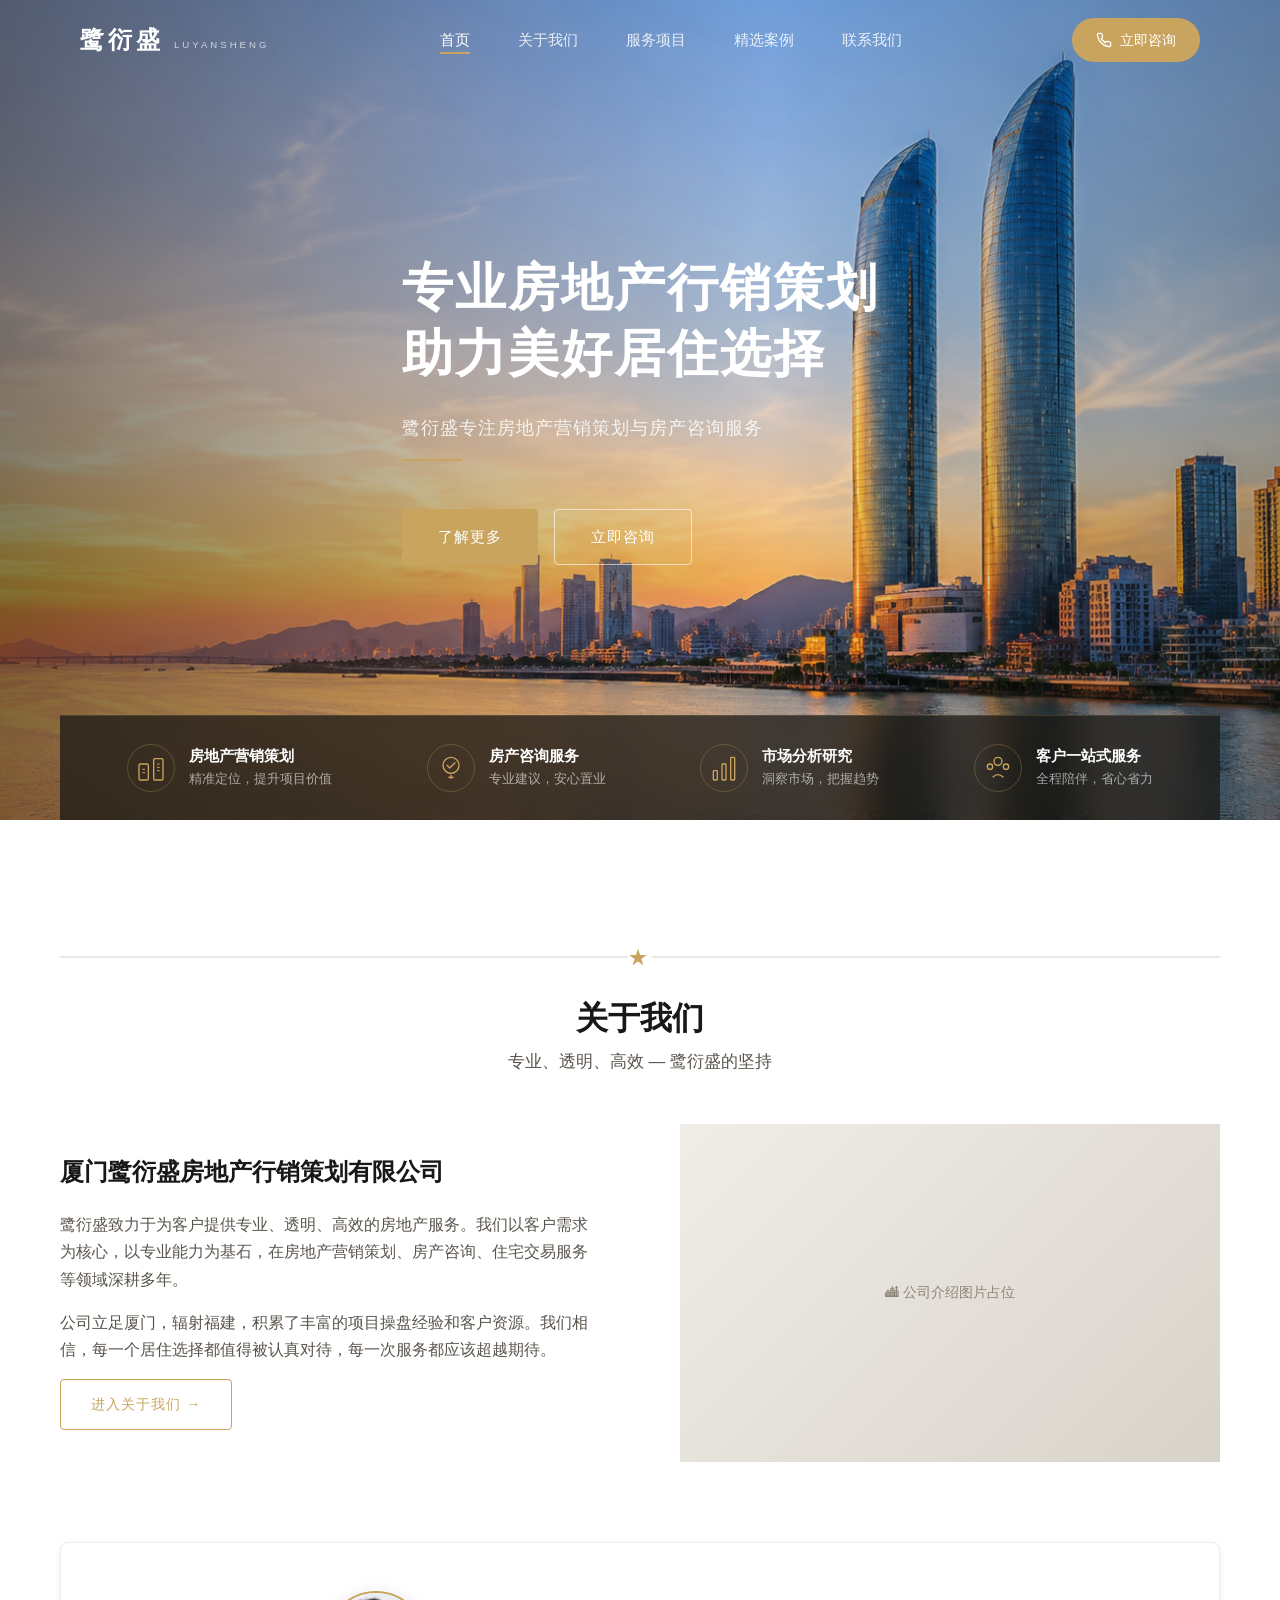
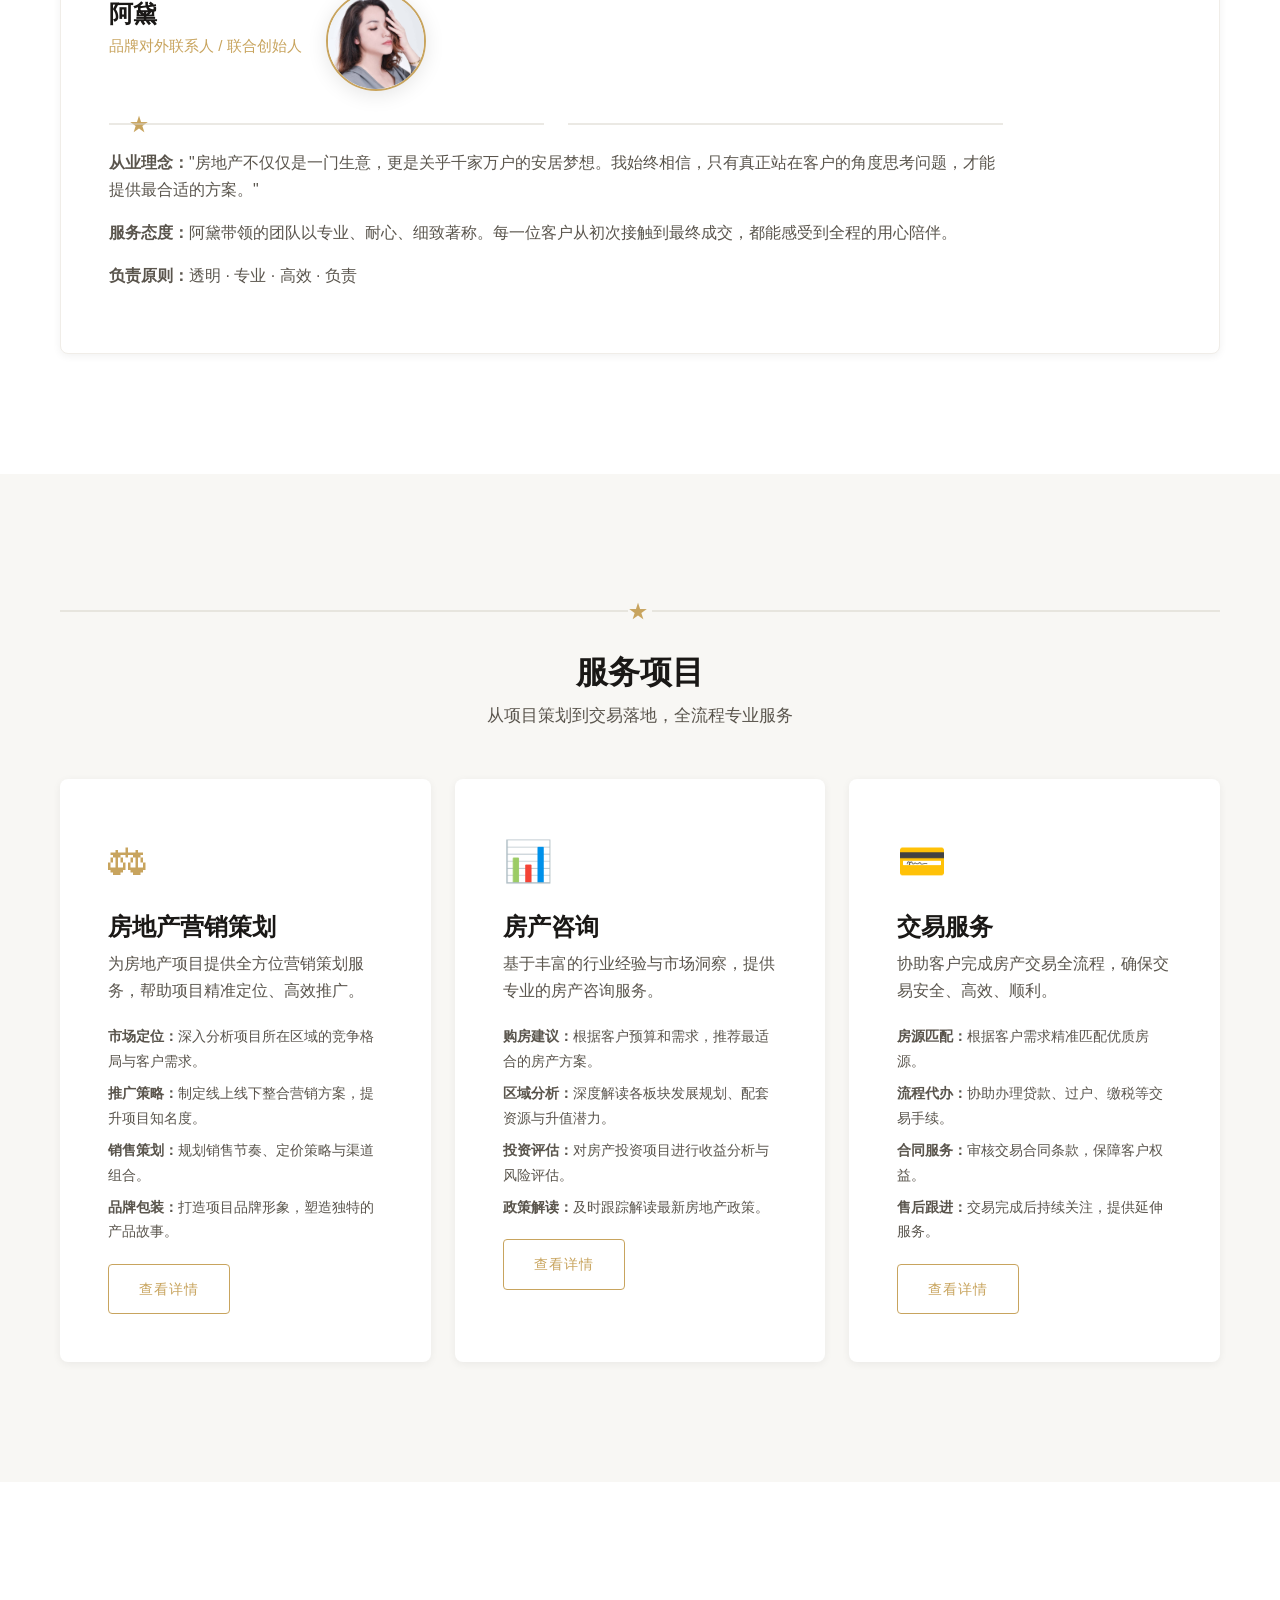
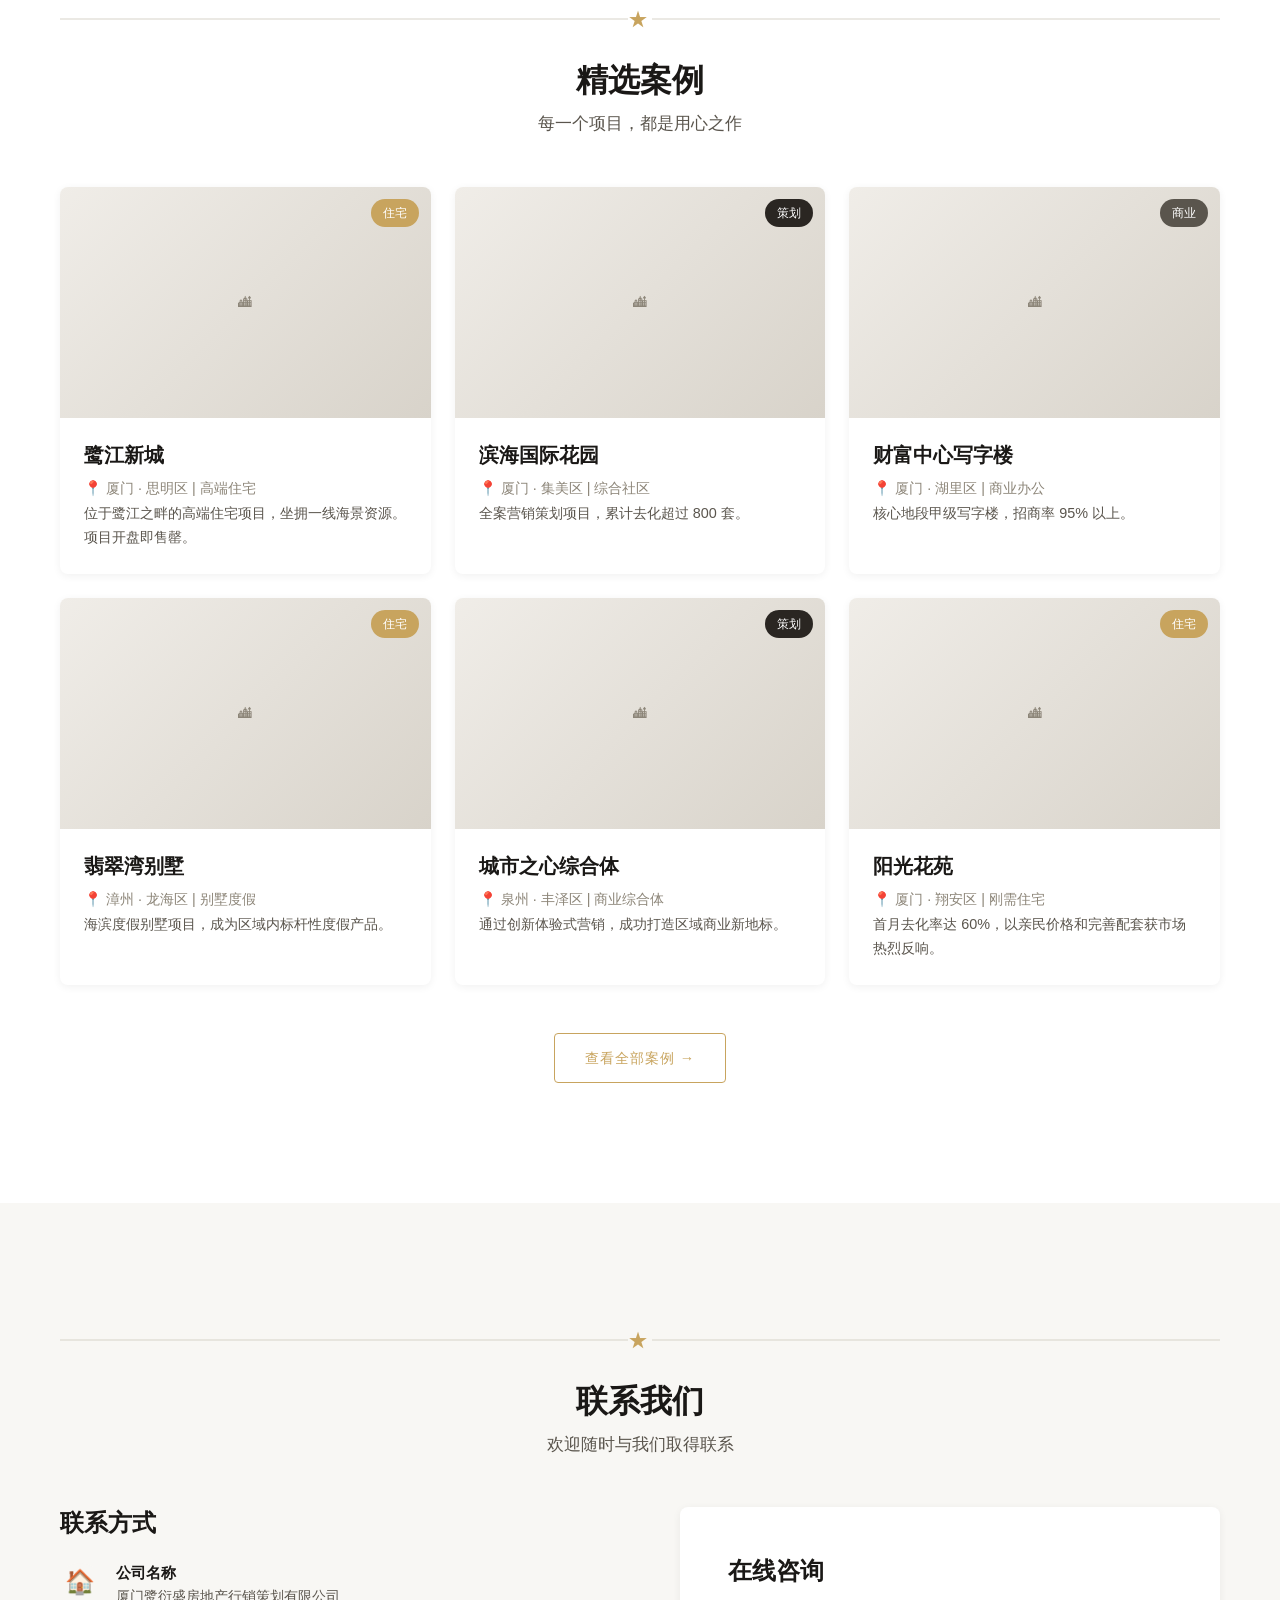
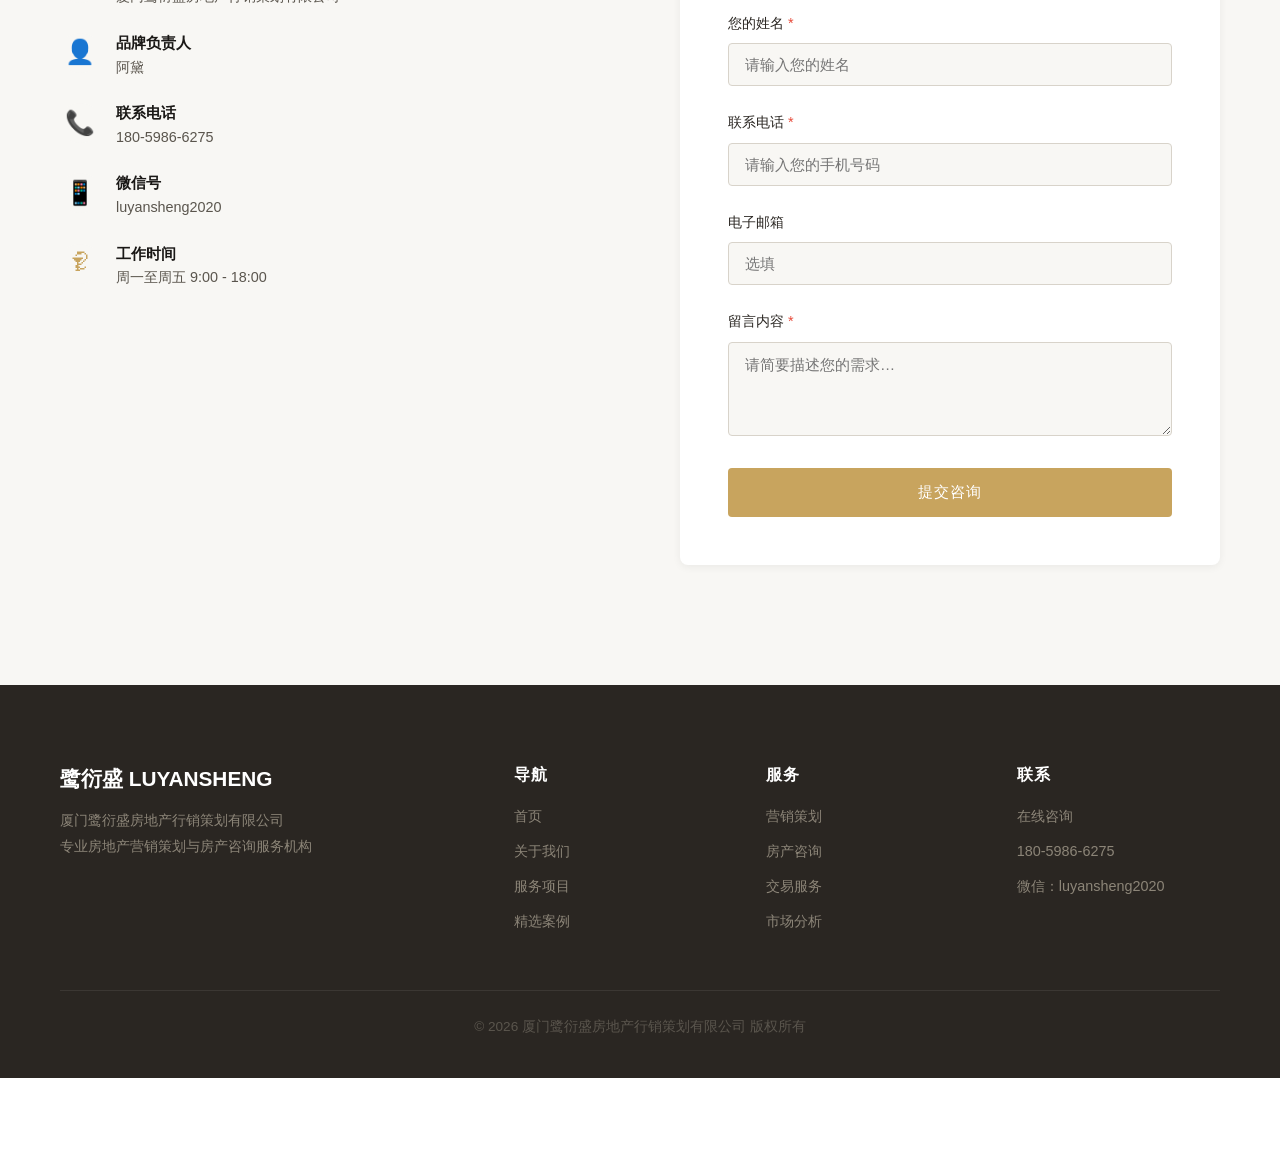
<file: index.html>
﻿<!DOCTYPE html>
<html lang="zh-CN">
<head>
    <meta charset="UTF-8">
    <meta name="viewport" content="width=device-width, initial-scale=1.0">
    <meta name="description" content="厦门鹭衍盛房地产行销策划有限公司 - 专业房地产营销策划、房产咨询、交易服务">
    <title>鹭衍盛 | 专业房地产行销策划</title>
    <link rel="stylesheet" href="css/style.css">
</head>
<body>

    <!-- ==================== 导航栏 ==================== -->
    <header class="site-header" id="siteHeader">
        <div class="container">
            <nav class="navbar">
                <a href="#top" class="logo">
                    <span class="logo-zh">鹭衍盛</span>
                    <span class="logo-en">LUYANSHENG</span>
                </a>
                <ul class="nav-menu">
                    <li><a href="#top" class="active" data-nav="top">首页</a></li>
                    <li><a href="#about" data-nav="about">关于我们</a></li>
                    <li><a href="#services" data-nav="services">服务项目</a></li>
                    <li><a href="#cases" data-nav="cases">精选案例</a></li>
                    <li><a href="#contact" data-nav="contact">联系我们</a></li>
                </ul>
                <a href="#contact" class="consult-btn">
                    <svg width="16" height="16" viewBox="0 0 24 24" fill="none" stroke="currentColor" stroke-width="2">
                        <path d="M22 16.92v3a2 2 0 0 1-2.18 2 19.79 19.79 0 0 1-8.63-3.07 19.5 19.5 0 0 1-6-6 19.79 19.79 0 0 1-3.07-8.67A2 2 0 0 1 4.11 2h3a2 2 0 0 1 2 1.72 12.84 12.84 0 0 0 .7 2.81 2 2 0 0 1-.45 2.11L8.09 9.91a16 16 0 0 0 6 6l1.27-1.27a2 2 0 0 1 2.11-.45 12.84 12.84 0 0 0 2.81.7A2 2 0 0 1 22 16.92z"/>
                    </svg>
                    立即咨询
                </a>
                <button class="menu-toggle" aria-label="切换菜单">
                    <span></span>
                    <span></span>
                    <span></span>
                </button>
            </nav>
        </div>
    </header>

    <!-- ==================== 1. Hero 主视觉 ==================== -->
    <section class="hero" id="top">
        <div class="first" style="background-image: url('images/first.png'); background-size: cover; background-position: center;"></div>
        <div class="hero-overlay"></div>
        <div class="container">
            <div class="hero-content">
                <h1 class="hero-title">
                    <span class="title-line">专业房地产行销策划</span>
                    <span class="title-line">助力美好居住选择</span>
                </h1>
                <p class="hero-subtitle">鹭衍盛专注房地产营销策划与房产咨询服务</p>
                <div class="hero-actions">
                    <a href="#about" class="btn-hero btn-gold">了解更多</a>
                    <a href="#contact" class="btn-hero btn-outline-white">立即咨询</a>
                </div>
            </div>
        </div>
        <div class="hero-advantages-bar">
            <div class="container">
                <div class="advantages-bar-inner">
                    <div class="adv-bar-item">
                        <div class="adv-bar-icon">
                            <svg width="32" height="32" viewBox="0 0 48 48" fill="none">
                                <rect x="6" y="18" width="14" height="24" rx="2" stroke="#C8A45E" stroke-width="2"/>
                                <rect x="28" y="10" width="14" height="32" rx="2" stroke="#C8A45E" stroke-width="2"/>
                                <line x1="11" y1="26" x2="15" y2="26" stroke="#C8A45E" stroke-width="1.5"/>
                                <line x1="11" y1="31" x2="15" y2="31" stroke="#C8A45E" stroke-width="1.5"/>
                                <line x1="33" y1="18" x2="37" y2="18" stroke="#C8A45E" stroke-width="1.5"/>
                                <line x1="33" y1="23" x2="37" y2="23" stroke="#C8A45E" stroke-width="1.5"/>
                                <line x1="33" y1="28" x2="37" y2="28" stroke="#C8A45E" stroke-width="1.5"/>
                            </svg>
                        </div>
                        <div class="adv-bar-text">
                            <h4>房地产营销策划</h4>
                            <p>精准定位，提升项目价值</p>
                        </div>
                    </div>
                    <div class="adv-bar-item">
                        <div class="adv-bar-icon">
                            <svg width="32" height="32" viewBox="0 0 48 48" fill="none">
                                <circle cx="24" cy="20" r="12" stroke="#C8A45E" stroke-width="2"/>
                                <path d="M18 20 L22 24 L30 16" stroke="#C8A45E" stroke-width="2" stroke-linecap="round" stroke-linejoin="round"/>
                                <line x1="24" y1="34" x2="24" y2="40" stroke="#C8A45E" stroke-width="2"/>
                                <line x1="20" y1="38" x2="28" y2="38" stroke="#C8A45E" stroke-width="2"/>
                            </svg>
                        </div>
                        <div class="adv-bar-text">
                            <h4>房产咨询服务</h4>
                            <p>专业建议，安心置业</p>
                        </div>
                    </div>
                    <div class="adv-bar-item">
                        <div class="adv-bar-icon">
                            <svg width="32" height="32" viewBox="0 0 48 48" fill="none">
                                <rect x="8" y="28" width="6" height="14" rx="1" stroke="#C8A45E" stroke-width="2"/>
                                <rect x="21" y="18" width="6" height="24" rx="1" stroke="#C8A45E" stroke-width="2"/>
                                <rect x="34" y="8" width="6" height="34" rx="1" stroke="#C8A45E" stroke-width="2"/>
                            </svg>
                        </div>
                        <div class="adv-bar-text">
                            <h4>市场分析研究</h4>
                            <p>洞察市场，把握趋势</p>
                        </div>
                    </div>
                    <div class="adv-bar-item">
                        <div class="adv-bar-icon">
                            <svg width="32" height="32" viewBox="0 0 48 48" fill="none">
                                <circle cx="24" cy="14" r="6" stroke="#C8A45E" stroke-width="2"/>
                                <circle cx="12" cy="22" r="4" stroke="#C8A45E" stroke-width="2"/>
                                <circle cx="36" cy="22" r="4" stroke="#C8A45E" stroke-width="2"/>
                                <path d="M16 38 Q24 30 32 38" stroke="#C8A45E" stroke-width="2" fill="none"/>
                            </svg>
                        </div>
                        <div class="adv-bar-text">
                            <h4>客户一站式服务</h4>
                            <p>全程陪伴，省心省力</p>
                        </div>
                    </div>
                </div>
            </div>
        </div>
    </section>

    <!-- ==================== 2. 关于我们 ==================== -->
    <section class="section-about" id="about">
        <div class="container">
            <div class="section-title fade-in">
                <div class="section-divider">
                    <span class="divider-icon">&#9733;</span>
                </div>
                <h2>关于我们</h2>
                <p>专业、透明、高效 — 鹭衍盛的坚持</p>
            </div>
            <div class="about-split">
                <div class="about-split-text fade-in">
                    <h3>厦门鹭衍盛房地产行销策划有限公司</h3>
                    <p>鹭衍盛致力于为客户提供专业、透明、高效的房地产服务。我们以客户需求为核心，以专业能力为基石，在房地产营销策划、房产咨询、住宅交易服务等领域深耕多年。</p>
                    <p>公司立足厦门，辐射福建，积累了丰富的项目操盘经验和客户资源。我们相信，每一个居住选择都值得被认真对待，每一次服务都应该超越期待。</p>
                    <a href="about.html" class="btn-hero btn-outline-gold">进入关于我们 →</a>
                </div>
                <div class="about-split-img fade-in">
                    <div class="placeholder-img">
                        <span>&#127961; 公司介绍图片占位</span>
                    </div>
                </div>
            </div>

            <!-- 负责人 -->
            <div class="leader-inline fade-in">
                <div class="leader-info-inline">
                    <div class="leader-header-row">
                        <div>
                            <h3>阿黛</h3>
                            <p class="leader-role">品牌对外联系人 / 联合创始人</p>
                        </div>
                        <img src="images/leader.jpg" alt="阿黛" class="leader-photo-inline">
                    </div>
                    <div class="section-divider" style="justify-content: flex-start; margin-bottom: var(--spacing-xs);">
                        <span class="divider-icon">&#9733;</span>
                    </div>
                    <p><strong>从业理念：</strong>"房地产不仅仅是一门生意，更是关乎千家万户的安居梦想。我始终相信，只有真正站在客户的角度思考问题，才能提供最合适的方案。"</p>
                    <p><strong>服务态度：</strong>阿黛带领的团队以专业、耐心、细致著称。每一位客户从初次接触到最终成交，都能感受到全程的用心陪伴。</p>
                    <p><strong>负责原则：</strong>透明 · 专业 · 高效 · 负责</p>
                </div>
            </div>
        </div>
    </section>

    <!-- ==================== 3. 服务项目 ==================== -->
    <section class="section-services" id="services">
        <div class="container">
            <div class="section-title fade-in">
                <div class="section-divider">
                    <span class="divider-icon">&#9733;</span>
                </div>
                <h2>服务项目</h2>
                <p>从项目策划到交易落地，全流程专业服务</p>
            </div>
            <div class="services-inline-grid">
                <div class="service-inline-card fade-in">
                    <div class="service-inline-icon">&#9878;</div>
                    <h3>房地产营销策划</h3>
                    <p>为房地产项目提供全方位营销策划服务，帮助项目精准定位、高效推广。</p>
                    <ul>
                        <li><strong>市场定位：</strong>深入分析项目所在区域的竞争格局与客户需求。</li>
                        <li><strong>推广策略：</strong>制定线上线下整合营销方案，提升项目知名度。</li>
                        <li><strong>销售策划：</strong>规划销售节奏、定价策略与渠道组合。</li>
                        <li><strong>品牌包装：</strong>打造项目品牌形象，塑造独特的产品故事。</li>
                    </ul>
                    <a href="services.html" class="btn-hero btn-outline-gold" style="margin-top: var(--spacing-sm);">查看详情</a>
                </div>
                <div class="service-inline-card fade-in">
                    <div class="service-inline-icon">&#128202;</div>
                    <h3>房产咨询</h3>
                    <p>基于丰富的行业经验与市场洞察，提供专业的房产咨询服务。</p>
                    <ul>
                        <li><strong>购房建议：</strong>根据客户预算和需求，推荐最适合的房产方案。</li>
                        <li><strong>区域分析：</strong>深度解读各板块发展规划、配套资源与升值潜力。</li>
                        <li><strong>投资评估：</strong>对房产投资项目进行收益分析与风险评估。</li>
                        <li><strong>政策解读：</strong>及时跟踪解读最新房地产政策。</li>
                    </ul>
                    <a href="services.html" class="btn-hero btn-outline-gold" style="margin-top: var(--spacing-sm);">查看详情</a>
                </div>
                <div class="service-inline-card fade-in">
                    <div class="service-inline-icon">&#128179;</div>
                    <h3>交易服务</h3>
                    <p>协助客户完成房产交易全流程，确保交易安全、高效、顺利。</p>
                    <ul>
                        <li><strong>房源匹配：</strong>根据客户需求精准匹配优质房源。</li>
                        <li><strong>流程代办：</strong>协助办理贷款、过户、缴税等交易手续。</li>
                        <li><strong>合同服务：</strong>审核交易合同条款，保障客户权益。</li>
                        <li><strong>售后跟进：</strong>交易完成后持续关注，提供延伸服务。</li>
                    </ul>
                    <a href="services.html" class="btn-hero btn-outline-gold" style="margin-top: var(--spacing-sm);">查看详情</a>
                </div>
            </div>
        </div>
    </section>

    <!-- ==================== 4. 精选案例 ==================== -->
    <section class="section-cases" id="cases">
        <div class="container">
            <div class="section-title fade-in">
                <div class="section-divider">
                    <span class="divider-icon">&#9733;</span>
                </div>
                <h2>精选案例</h2>
                <p>每一个项目，都是用心之作</p>
            </div>
            <div class="cases-grid">
                <div class="case-card fade-in">
                    <div class="case-img">
                        <div class="placeholder-img"><span>&#127961;</span></div>
                        <span class="property-tag">住宅</span>
                    </div>
                    <div class="case-body">
                        <h4>鹭江新城</h4>
                        <p class="case-loc">&#128205; 厦门 · 思明区 | 高端住宅</p>
                        <p>位于鹭江之畔的高端住宅项目，坐拥一线海景资源。项目开盘即售罄。</p>
                    </div>
                </div>
                <div class="case-card fade-in">
                    <div class="case-img">
                        <div class="placeholder-img"><span>&#127961;</span></div>
                        <span class="property-tag marketing-tag">策划</span>
                    </div>
                    <div class="case-body">
                        <h4>滨海国际花园</h4>
                        <p class="case-loc">&#128205; 厦门 · 集美区 | 综合社区</p>
                        <p>全案营销策划项目，累计去化超过 800 套。</p>
                    </div>
                </div>
                <div class="case-card fade-in">
                    <div class="case-img">
                        <div class="placeholder-img"><span>&#127961;</span></div>
                        <span class="property-tag commercial-tag">商业</span>
                    </div>
                    <div class="case-body">
                        <h4>财富中心写字楼</h4>
                        <p class="case-loc">&#128205; 厦门 · 湖里区 | 商业办公</p>
                        <p>核心地段甲级写字楼，招商率 95% 以上。</p>
                    </div>
                </div>
                <div class="case-card fade-in">
                    <div class="case-img">
                        <div class="placeholder-img"><span>&#127961;</span></div>
                        <span class="property-tag">住宅</span>
                    </div>
                    <div class="case-body">
                        <h4>翡翠湾别墅</h4>
                        <p class="case-loc">&#128205; 漳州 · 龙海区 | 别墅度假</p>
                        <p>海滨度假别墅项目，成为区域内标杆性度假产品。</p>
                    </div>
                </div>
                <div class="case-card fade-in">
                    <div class="case-img">
                        <div class="placeholder-img"><span>&#127961;</span></div>
                        <span class="property-tag marketing-tag">策划</span>
                    </div>
                    <div class="case-body">
                        <h4>城市之心综合体</h4>
                        <p class="case-loc">&#128205; 泉州 · 丰泽区 | 商业综合体</p>
                        <p>通过创新体验式营销，成功打造区域商业新地标。</p>
                    </div>
                </div>
                <div class="case-card fade-in">
                    <div class="case-img">
                        <div class="placeholder-img"><span>&#127961;</span></div>
                        <span class="property-tag">住宅</span>
                    </div>
                    <div class="case-body">
                        <h4>阳光花苑</h4>
                        <p class="case-loc">&#128205; 厦门 · 翔安区 | 刚需住宅</p>
                        <p>首月去化率达 60%，以亲民价格和完善配套获市场热烈反响。</p>
                    </div>
                </div>
            </div>
            <div style="text-align: center; margin-top: var(--spacing-lg);" class="fade-in">
                <a href="properties.html" class="btn-hero btn-outline-gold">查看全部案例 →</a>
            </div>
        </div>
    </section>

    <!-- ==================== 5. 联系我们 ==================== -->
    <section class="section-contact" id="contact">
        <div class="container">
            <div class="section-title fade-in">
                <div class="section-divider">
                    <span class="divider-icon">&#9733;</span>
                </div>
                <h2>联系我们</h2>
                <p>欢迎随时与我们取得联系</p>
            </div>
            <div class="contact-split">
                <div class="contact-info-inline fade-in">
                    <h3>联系方式</h3>
                    <div class="contact-item">
                        <div class="contact-icon">&#127968;</div>
                        <div>
                            <h4>公司名称</h4>
                            <p>厦门鹭衍盛房地产行销策划有限公司</p>
                        </div>
                    </div>
                    <div class="contact-item">
                        <div class="contact-icon">&#128100;</div>
                        <div>
                            <h4>品牌负责人</h4>
                            <p>阿黛</p>
                        </div>
                    </div>
                    <div class="contact-item">
                        <div class="contact-icon">&#128222;</div>
                        <div>
                            <h4>联系电话</h4>
                            <p><a href="tel:18059866275">180-5986-6275</a></p>
                        </div>
                    </div>
                    <div class="contact-item">
                        <div class="contact-icon">&#128241;</div>
                        <div>
                            <h4>微信号</h4>
                            <p>luyansheng2020</p>
                        </div>
                    </div>
                    <div class="contact-item">
                        <div class="contact-icon">&#128335;</div>
                        <div>
                            <h4>工作时间</h4>
                            <p>周一至周五 9:00 - 18:00</p>
                        </div>
                    </div>
                </div>
                <div class="contact-form-inline fade-in">
                    <h3>在线咨询</h3>
                    <form data-validate>
                        <div class="form-group">
                            <label for="c-name">您的姓名 <span class="required">*</span></label>
                            <input type="text" id="c-name" name="name" placeholder="请输入您的姓名" required>
                        </div>
                        <div class="form-group">
                            <label for="c-phone">联系电话 <span class="required">*</span></label>
                            <input type="tel" id="c-phone" name="phone" placeholder="请输入您的手机号码" required>
                        </div>
                        <div class="form-group">
                            <label for="c-email">电子邮箱</label>
                            <input type="email" id="c-email" name="email" placeholder="选填">
                        </div>
                        <div class="form-group">
                            <label for="c-message">留言内容 <span class="required">*</span></label>
                            <textarea id="c-message" name="message" rows="4" placeholder="请简要描述您的需求…" required></textarea>
                        </div>
                        <button type="submit" class="btn-hero btn-gold" style="width: 100%;">提交咨询</button>
                    </form>
                </div>
            </div>
        </div>
    </section>

    <!-- ==================== 页脚 ==================== -->
    <footer class="site-footer">
        <div class="container">
            <div class="footer-grid">
                <div class="footer-brand">
                    <h3>鹭衍盛 LUYANSHENG</h3>
                    <p>厦门鹭衍盛房地产行销策划有限公司<br>专业房地产营销策划与房产咨询服务机构</p>
                </div>
                <div class="footer-links">
                    <h4>导航</h4>
                    <ul>
                        <li><a href="#top">首页</a></li>
                        <li><a href="#about">关于我们</a></li>
                        <li><a href="#services">服务项目</a></li>
                        <li><a href="#cases">精选案例</a></li>
                    </ul>
                </div>
                <div class="footer-links">
                    <h4>服务</h4>
                    <ul>
                        <li><a href="#services">营销策划</a></li>
                        <li><a href="#services">房产咨询</a></li>
                        <li><a href="#services">交易服务</a></li>
                        <li><a href="#services">市场分析</a></li>
                    </ul>
                </div>
                <div class="footer-links">
                    <h4>联系</h4>
                    <ul>
                        <li><a href="#contact">在线咨询</a></li>
                        <li><a href="tel:180-5986-6275">180-5986-6275</a></li>
                        <li><span style="color: var(--color-gray-400); font-size: 0.9rem;">微信：luyansheng2020</span></li>
                    </ul>
                </div>
            </div>
            <div class="footer-bottom">
                <p>&copy; 2026 厦门鹭衍盛房地产行销策划有限公司 版权所有</p>
            </div>
        </div>
    </footer>

    <script src="js/script.js"></script>

</body>
</html>
</file>
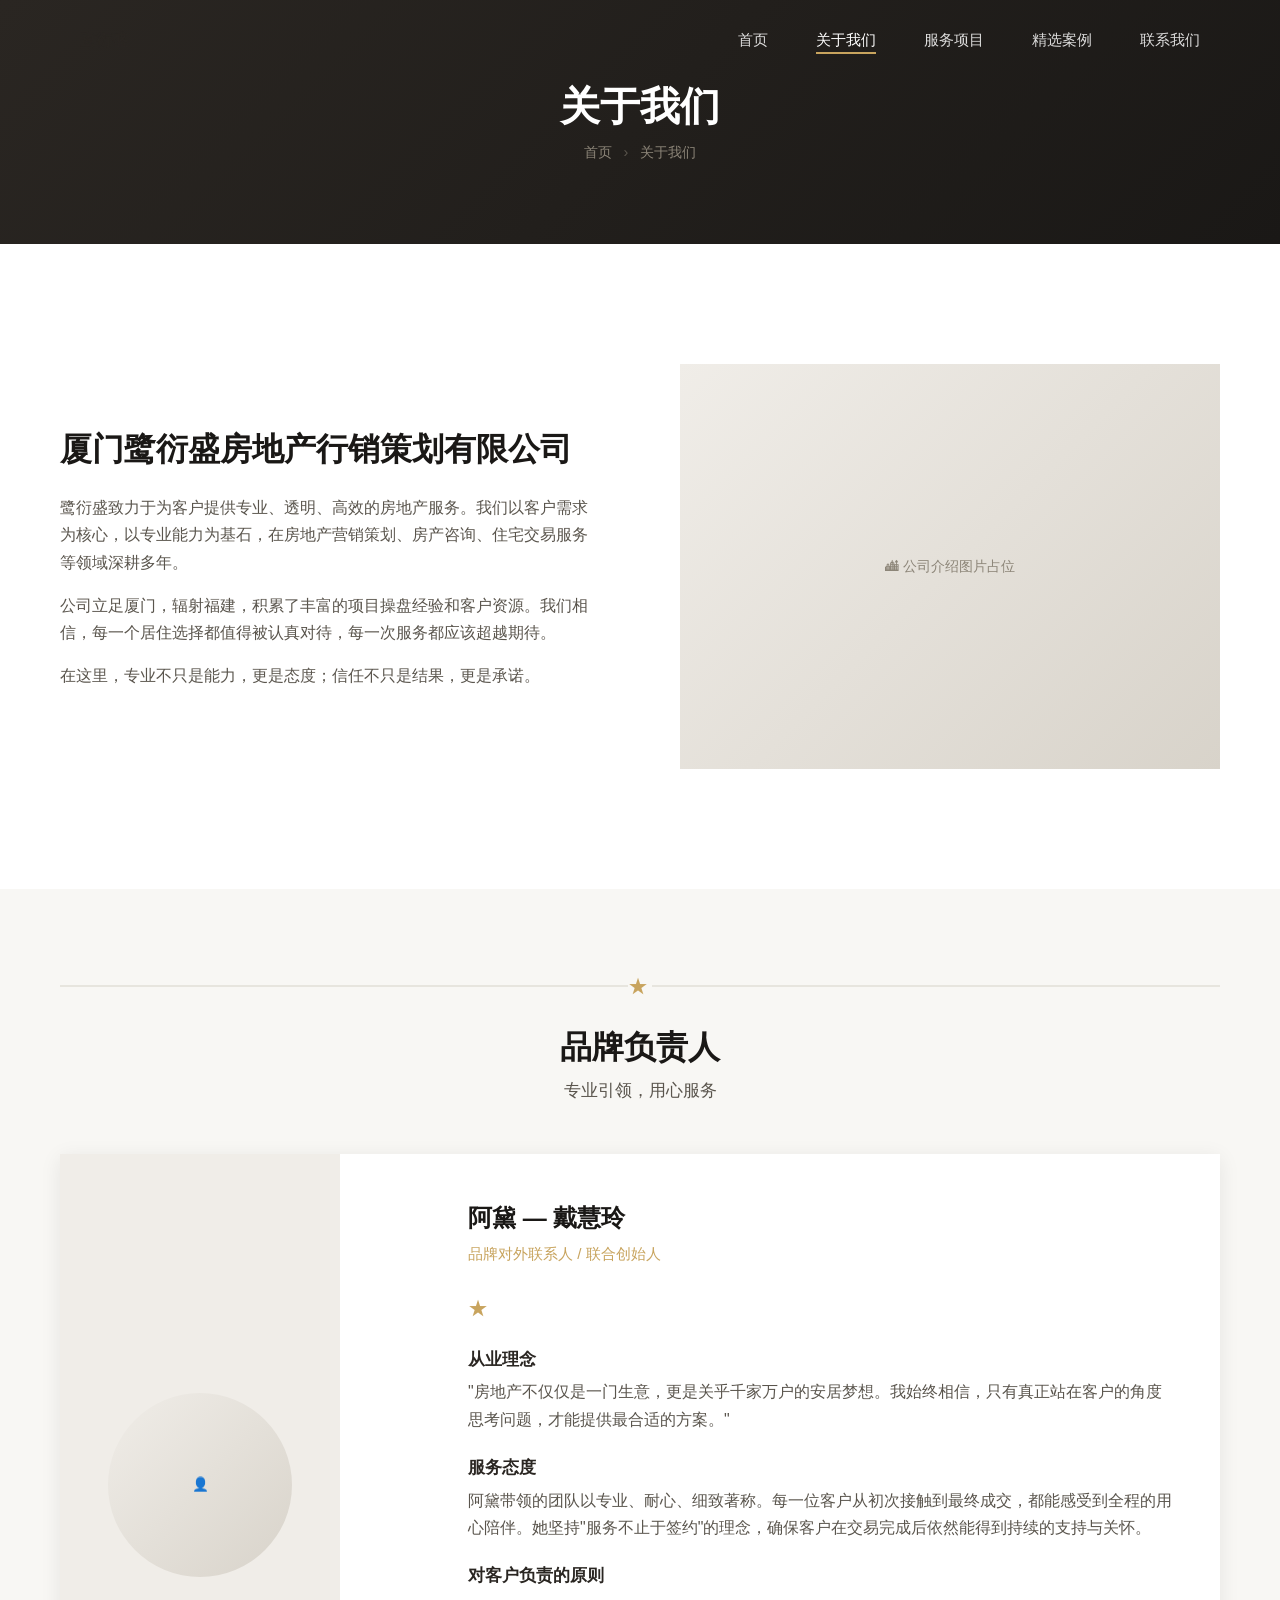
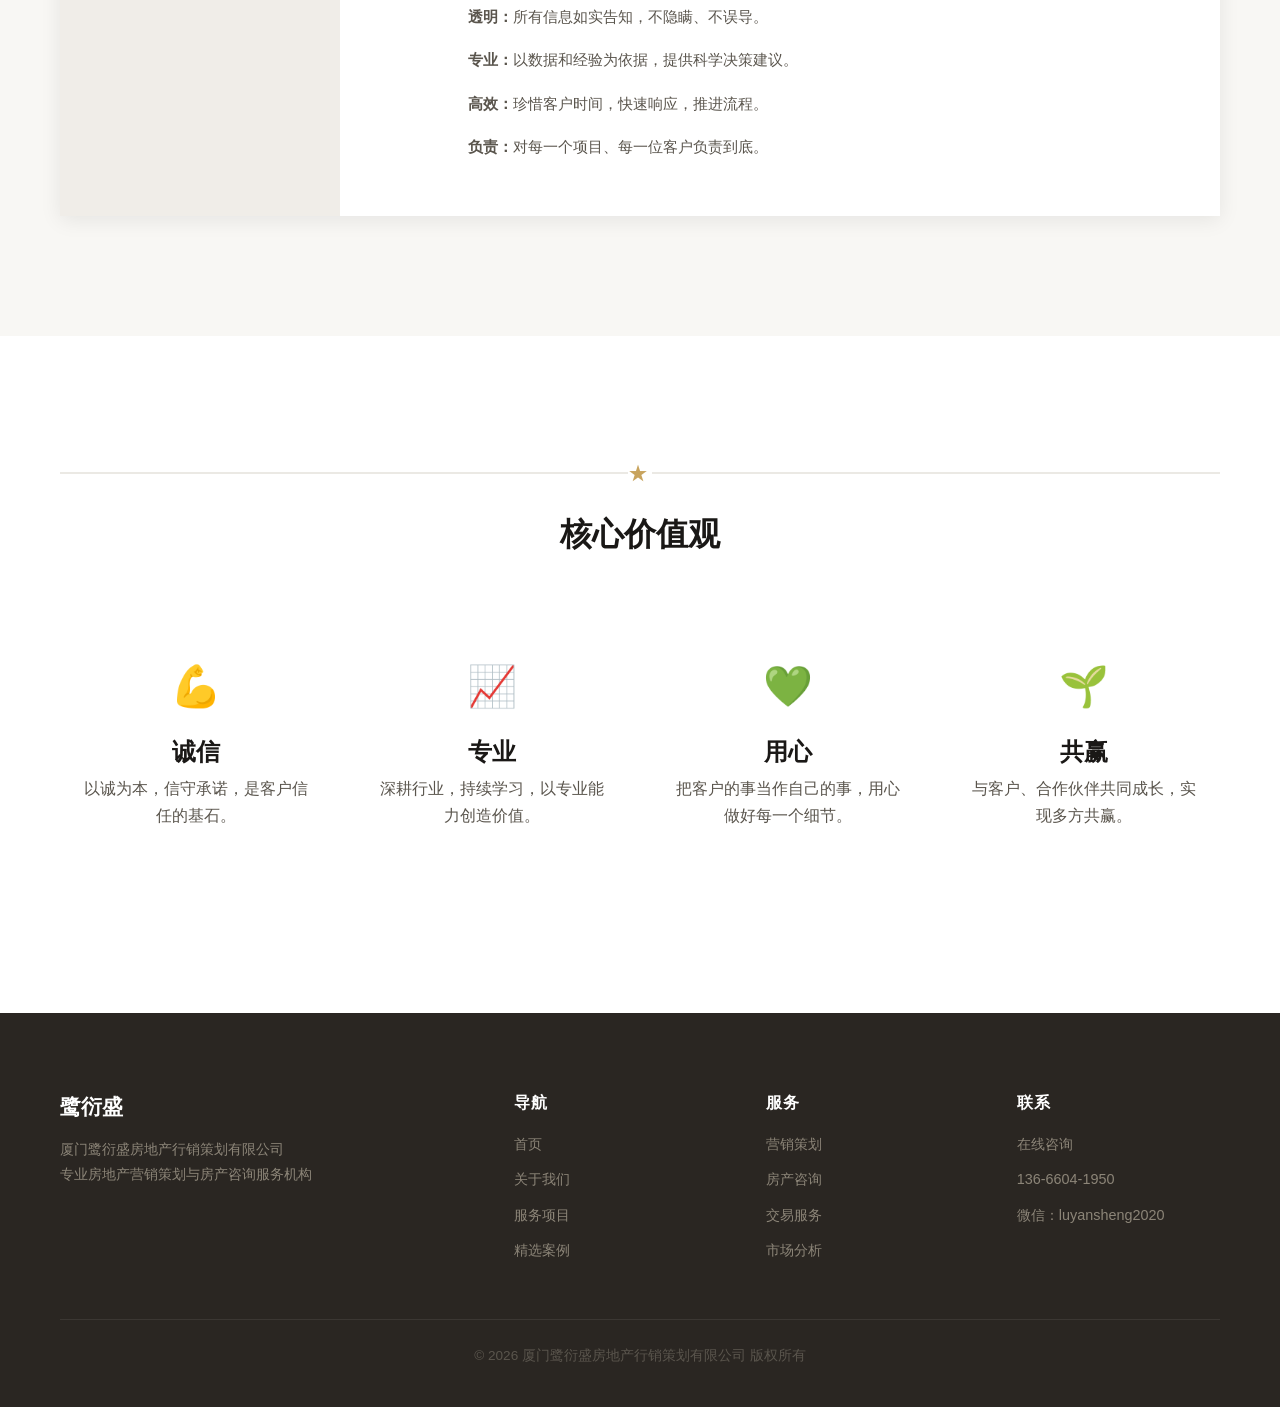
<file: about.html>
﻿<!DOCTYPE html>
<html lang="zh-CN">
<head>
    <meta charset="UTF-8">
    <meta name="viewport" content="width=device-width, initial-scale=1.0">
    <meta name="description" content="鹭衍盛 - 了解我们">
    <title>关于我们 | 鹭衍盛</title>
    <link rel="stylesheet" href="css/style.css">
</head>
<body>

    <!-- ==================== 导航栏 ==================== -->
    <header class="site-header">
        <div class="container">
            <nav class="navbar">
                <a href="index.html" class="logo">
                    <span class="logo-text">鹭衍盛</span>
                </a>
                <ul class="nav-menu">
                    <li><a href="index.html">首页</a></li>
                    <li><a href="about.html" class="active">关于我们</a></li>
                    <li><a href="services.html">服务项目</a></li>
                    <li><a href="properties.html">精选案例</a></li>
                    <li><a href="contact.html">联系我们</a></li>
                </ul>
                <button class="menu-toggle" aria-label="切换菜单">
                    <span></span>
                    <span></span>
                    <span></span>
                </button>
            </nav>
        </div>
    </header>

    <!-- ==================== 页面头部 ==================== -->
    <section class="page-header">
        <div class="container">
            <h1>关于我们</h1>
            <div class="breadcrumb">
                <a href="index.html">首页</a>
                <span class="separator">&rsaquo;</span>
                <span>关于我们</span>
            </div>
        </div>
    </section>

    <!-- ==================== 公司介绍 ==================== -->
    <section class="company-intro">
        <div class="container">
            <div class="company-intro-grid">
                <div class="company-intro-text fade-in">
                    <h2>厦门鹭衍盛房地产行销策划有限公司</h2>
                    <p>鹭衍盛致力于为客户提供专业、透明、高效的房地产服务。我们以客户需求为核心，以专业能力为基石，在房地产营销策划、房产咨询、住宅交易服务等领域深耕多年。</p>
                    <p>公司立足厦门，辐射福建，积累了丰富的项目操盘经验和客户资源。我们相信，每一个居住选择都值得被认真对待，每一次服务都应该超越期待。</p>
                    <p>在这里，专业不只是能力，更是态度；信任不只是结果，更是承诺。</p>
                </div>
                <div class="company-intro-image fade-in">
                    <div class="placeholder-img" style="aspect-ratio: 4/3;">
                        <span>&#127961; 公司介绍图片占位</span>
                    </div>
                </div>
            </div>
        </div>
    </section>

    <!-- ==================== 负责人介绍 ==================== -->
    <section class="leader-section">
        <div class="container">
            <div class="section-title fade-in">
                <div class="section-divider">
                    <span class="divider-icon">&#9733;</span>
                </div>
                <h2>品牌负责人</h2>
                <p>专业引领，用心服务</p>
            </div>
            <div class="leader-card fade-in">
                <div class="leader-avatar">
                    <div class="placeholder-img" style="border-radius: 50%; aspect-ratio: 1/1; max-width: 200px; margin: 0 auto; width: 100%;">
                        <span>&#128100;</span>
                    </div>
                </div>
                <div class="leader-info">
                    <h3>阿黛 &mdash; 戴慧玲</h3>
                    <p class="leader-title">品牌对外联系人 / 联合创始人</p>
                    <div class="leader-divider">
                        <span class="divider-icon">&#9733;</span>
                    </div>
                    <div class="leader-content">
                        <h4>从业理念</h4>
                        <p>"房地产不仅仅是一门生意，更是关乎千家万户的安居梦想。我始终相信，只有真正站在客户的角度思考问题，才能提供最合适的方案。"</p>
                        <h4>服务态度</h4>
                        <p>阿黛带领的团队以专业、耐心、细致著称。每一位客户从初次接触到最终成交，都能感受到全程的用心陪伴。她坚持"服务不止于签约"的理念，确保客户在交易完成后依然能得到持续的支持与关怀。</p>
                        <h4>对客户负责的原则</h4>
                        <ul class="principles-list">
                            <li><strong>透明：</strong>所有信息如实告知，不隐瞒、不误导。</li>
                            <li><strong>专业：</strong>以数据和经验为依据，提供科学决策建议。</li>
                            <li><strong>高效：</strong>珍惜客户时间，快速响应，推进流程。</li>
                            <li><strong>负责：</strong>对每一个项目、每一位客户负责到底。</li>
                        </ul>
                    </div>
                </div>
            </div>
        </div>
    </section>

    <!-- ==================== 核心价值观 ==================== -->
    <section class="values-section">
        <div class="container">
            <div class="section-title fade-in">
                <div class="section-divider">
                    <span class="divider-icon">&#9733;</span>
                </div>
                <h2>核心价值观</h2>
            </div>
            <div class="values-grid">
                <div class="value-item fade-in">
                    <div class="value-icon">&#128170;</div>
                    <h3>诚信</h3>
                    <p>以诚为本，信守承诺，是客户信任的基石。</p>
                </div>
                <div class="value-item fade-in">
                    <div class="value-icon">&#128200;</div>
                    <h3>专业</h3>
                    <p>深耕行业，持续学习，以专业能力创造价值。</p>
                </div>
                <div class="value-item fade-in">
                    <div class="value-icon">&#128154;</div>
                    <h3>用心</h3>
                    <p>把客户的事当作自己的事，用心做好每一个细节。</p>
                </div>
                <div class="value-item fade-in">
                    <div class="value-icon">&#127793;</div>
                    <h3>共赢</h3>
                    <p>与客户、合作伙伴共同成长，实现多方共赢。</p>
                </div>
            </div>
        </div>
    </section>

    <!-- ==================== 页脚 ==================== -->
    <footer class="site-footer">
        <div class="container">
            <div class="footer-grid">
                <div class="footer-brand">
                    <h3>鹭衍盛</h3>
                    <p>厦门鹭衍盛房地产行销策划有限公司<br>专业房地产营销策划与房产咨询服务机构</p>
                </div>
                <div class="footer-links">
                    <h4>导航</h4>
                    <ul>
                        <li><a href="index.html">首页</a></li>
                        <li><a href="about.html">关于我们</a></li>
                        <li><a href="services.html">服务项目</a></li>
                        <li><a href="properties.html">精选案例</a></li>
                    </ul>
                </div>
                <div class="footer-links">
                    <h4>服务</h4>
                    <ul>
                        <li><a href="services.html">营销策划</a></li>
                        <li><a href="services.html">房产咨询</a></li>
                        <li><a href="services.html">交易服务</a></li>
                        <li><a href="services.html">市场分析</a></li>
                    </ul>
                </div>
                <div class="footer-links">
                    <h4>联系</h4>
                    <ul>
                        <li><a href="contact.html">在线咨询</a></li>
                        <li><a href="tel:+865920000000">136-6604-1950</a></li>
                        <li><span style="color: var(--color-gray-400); font-size: 0.9rem;">微信：luyansheng2020</span></li>
                    </ul>
                </div>
            </div>
            <div class="footer-bottom">
                <p>&copy; 2026 厦门鹭衍盛房地产行销策划有限公司 版权所有</p>
            </div>
        </div>
    </footer>

    <script src="js/script.js"></script>

</body>
</html>
</file>
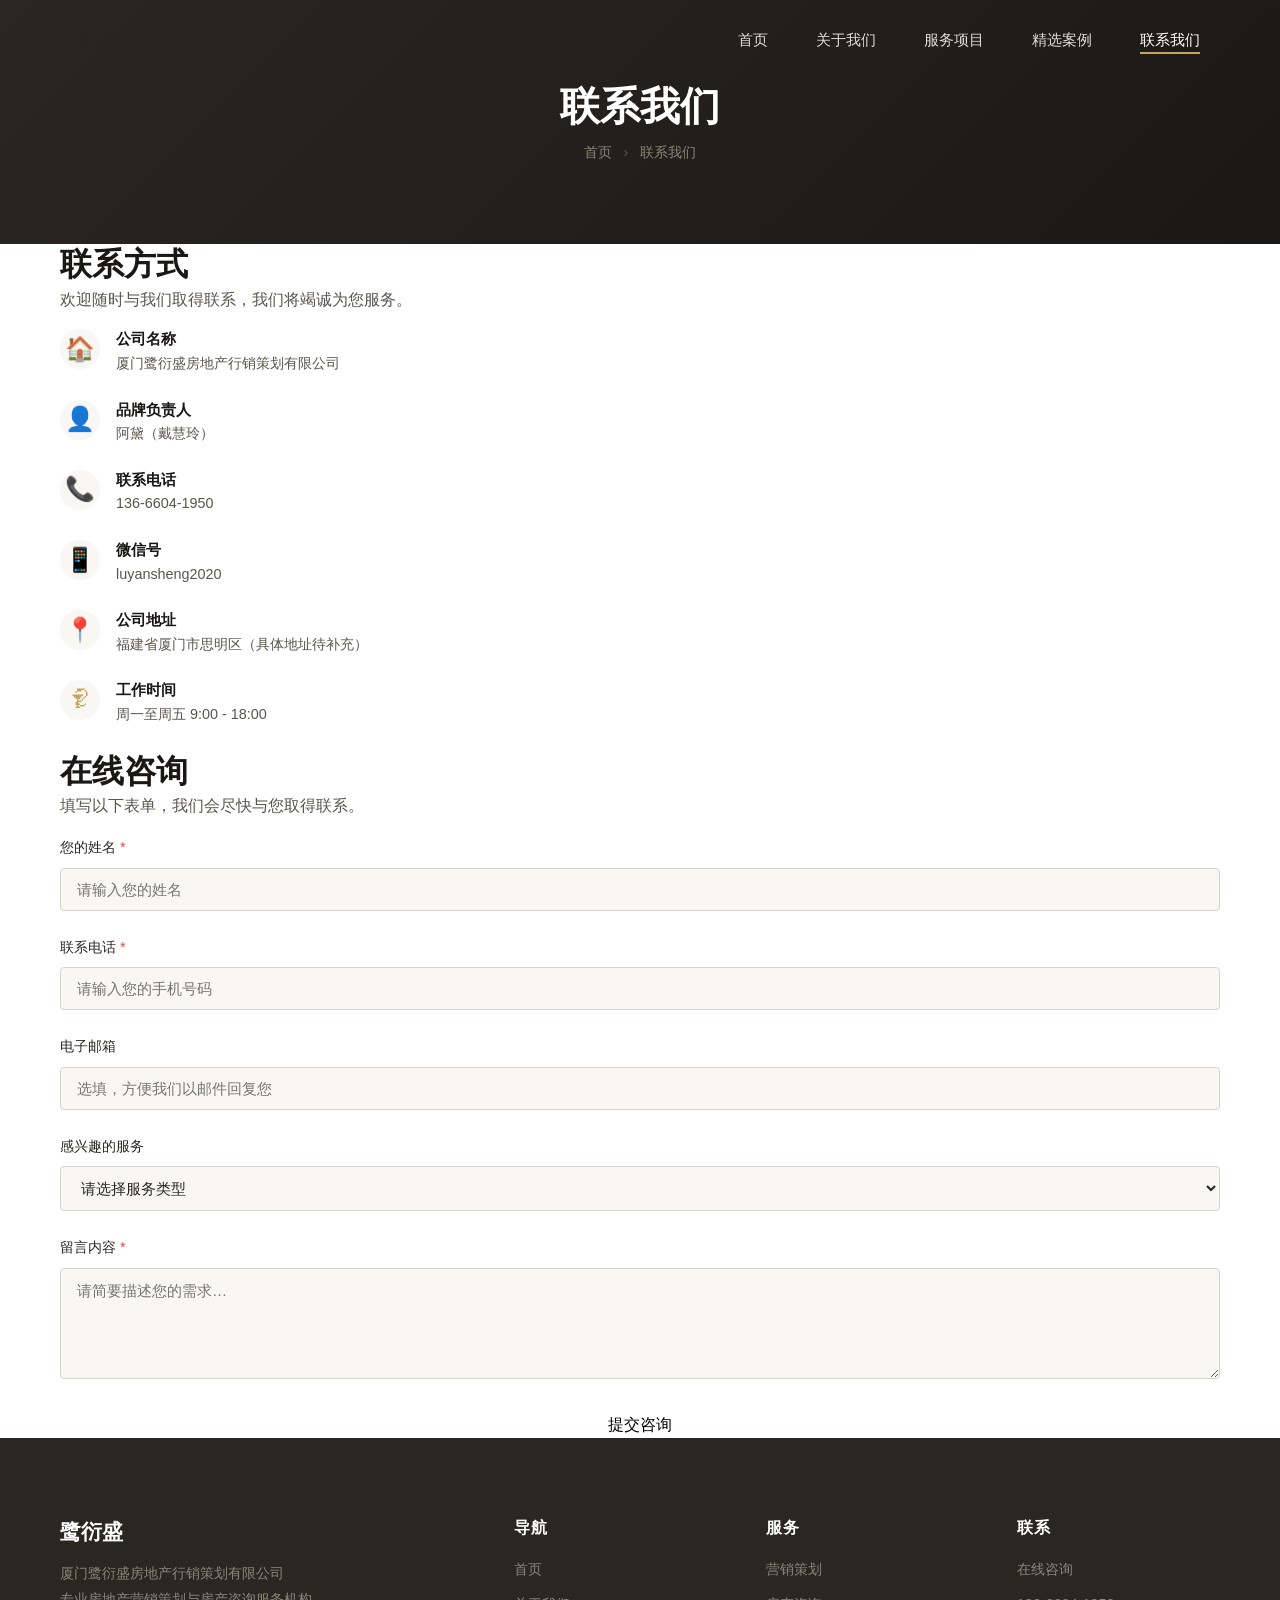
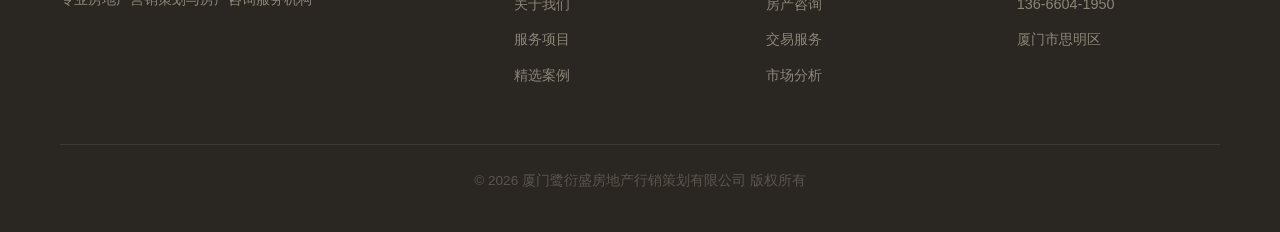
<file: contact.html>
﻿<!DOCTYPE html>
<html lang="zh-CN">
<head>
    <meta charset="UTF-8">
    <meta name="viewport" content="width=device-width, initial-scale=1.0">
    <meta name="description" content="鹭衍盛 - 联系我们">
    <title>联系我们 | 鹭衍盛</title>
    <link rel="stylesheet" href="css/style.css">
</head>
<body>

    <!-- ==================== 导航栏 ==================== -->
    <header class="site-header">
        <div class="container">
            <nav class="navbar">
                <a href="index.html" class="logo">
                    <span class="logo-text">鹭衍盛</span>
                </a>
                <ul class="nav-menu">
                    <li><a href="index.html">首页</a></li>
                    <li><a href="about.html">关于我们</a></li>
                    <li><a href="services.html">服务项目</a></li>
                    <li><a href="properties.html">精选案例</a></li>
                    <li><a href="contact.html" class="active">联系我们</a></li>
                </ul>
                <button class="menu-toggle" aria-label="切换菜单">
                    <span></span>
                    <span></span>
                    <span></span>
                </button>
            </nav>
        </div>
    </header>

    <!-- ==================== 页面头部 ==================== -->
    <section class="page-header">
        <div class="container">
            <h1>联系我们</h1>
            <div class="breadcrumb">
                <a href="index.html">首页</a>
                <span class="separator">&rsaquo;</span>
                <span>联系我们</span>
            </div>
        </div>
    </section>

    <!-- ==================== 联系方式 ==================== -->
    <section class="contact-section">
        <div class="container">
            <div class="contact-grid">

                <!-- 左侧：联系信息 -->
                <div class="contact-info fade-in">
                    <h2>联系方式</h2>
                    <p class="contact-intro">欢迎随时与我们取得联系，我们将竭诚为您服务。</p>

                    <div class="contact-item">
                        <div class="contact-icon">&#127968;</div>
                        <div>
                            <h4>公司名称</h4>
                            <p>厦门鹭衍盛房地产行销策划有限公司</p>
                        </div>
                    </div>

                    <div class="contact-item">
                        <div class="contact-icon">&#128100;</div>
                        <div>
                            <h4>品牌负责人</h4>
                            <p>阿黛（戴慧玲）</p>
                        </div>
                    </div>

                    <div class="contact-item">
                        <div class="contact-icon">&#128222;</div>
                        <div>
                            <h4>联系电话</h4>
                            <p><a href="tel:13666041950">136-6604-1950</a></p>
                        </div>
                    </div>

                    <div class="contact-item">
                        <div class="contact-icon">&#128241;</div>
                        <div>
                            <h4>微信号</h4>
                            <p>luyansheng2020</p>
                        </div>
                    </div>

                    <div class="contact-item">
                        <div class="contact-icon">&#128205;</div>
                        <div>
                            <h4>公司地址</h4>
                            <p>福建省厦门市思明区（具体地址待补充）</p>
                        </div>
                    </div>

                    <div class="contact-item">
                        <div class="contact-icon">&#128335;</div>
                        <div>
                            <h4>工作时间</h4>
                            <p>周一至周五 9:00 - 18:00</p>
                        </div>
                    </div>
                </div>

                <!-- 右侧：咨询表单 -->
                <div class="contact-form-wrapper fade-in">
                    <h2>在线咨询</h2>
                    <p class="form-intro">填写以下表单，我们会尽快与您取得联系。</p>
                    <form data-validate action="#" method="POST">
                        <div class="form-group">
                            <label for="name">您的姓名 <span class="required">*</span></label>
                            <input type="text" id="name" name="name" placeholder="请输入您的姓名" required>
                        </div>
                        <div class="form-group">
                            <label for="phone">联系电话 <span class="required">*</span></label>
                            <input type="tel" id="phone" name="phone" placeholder="请输入您的手机号码" required>
                        </div>
                        <div class="form-group">
                            <label for="email">电子邮箱</label>
                            <input type="email" id="email" name="email" placeholder="选填，方便我们以邮件回复您">
                        </div>
                        <div class="form-group">
                            <label for="service">感兴趣的服务</label>
                            <select id="service" name="service">
                                <option value="">请选择服务类型</option>
                                <option value="marketing">房地产营销策划</option>
                                <option value="consulting">房产咨询</option>
                                <option value="transaction">交易服务</option>
                                <option value="analysis">市场分析研究</option>
                                <option value="other">其他</option>
                            </select>
                        </div>
                        <div class="form-group">
                            <label for="message">留言内容 <span class="required">*</span></label>
                            <textarea id="message" name="message" rows="5" placeholder="请简要描述您的需求…" required></textarea>
                        </div>
                        <button type="submit" class="btn btn-primary" style="width: 100%; text-align: center;">提交咨询</button>
                    </form>
                </div>

            </div>
        </div>
    </section>

    <!-- ==================== 页脚 ==================== -->
    <footer class="site-footer">
        <div class="container">
            <div class="footer-grid">
                <div class="footer-brand">
                    <h3>鹭衍盛</h3>
                    <p>厦门鹭衍盛房地产行销策划有限公司<br>专业房地产营销策划与房产咨询服务机构</p>
                </div>
                <div class="footer-links">
                    <h4>导航</h4>
                    <ul>
                        <li><a href="index.html">首页</a></li>
                        <li><a href="about.html">关于我们</a></li>
                        <li><a href="services.html">服务项目</a></li>
                        <li><a href="properties.html">精选案例</a></li>
                    </ul>
                </div>
                <div class="footer-links">
                    <h4>服务</h4>
                    <ul>
                        <li><a href="services.html">营销策划</a></li>
                        <li><a href="services.html">房产咨询</a></li>
                        <li><a href="services.html">交易服务</a></li>
                        <li><a href="services.html">市场分析</a></li>
                    </ul>
                </div>
                <div class="footer-links">
                    <h4>联系</h4>
                    <ul>
                        <li><a href="contact.html">在线咨询</a></li>
                        <li><a href="tel:13666041950">136-6604-1950</a></li>
                        <li><span style="color: var(--color-gray-400); font-size: 0.9rem;">厦门市思明区</span></li>
                    </ul>
                </div>
            </div>
            <div class="footer-bottom">
                <p>&copy; 2026 厦门鹭衍盛房地产行销策划有限公司 版权所有</p>
            </div>
        </div>
    </footer>

    <script src="js/script.js"></script>

</body>
</html>
</file>
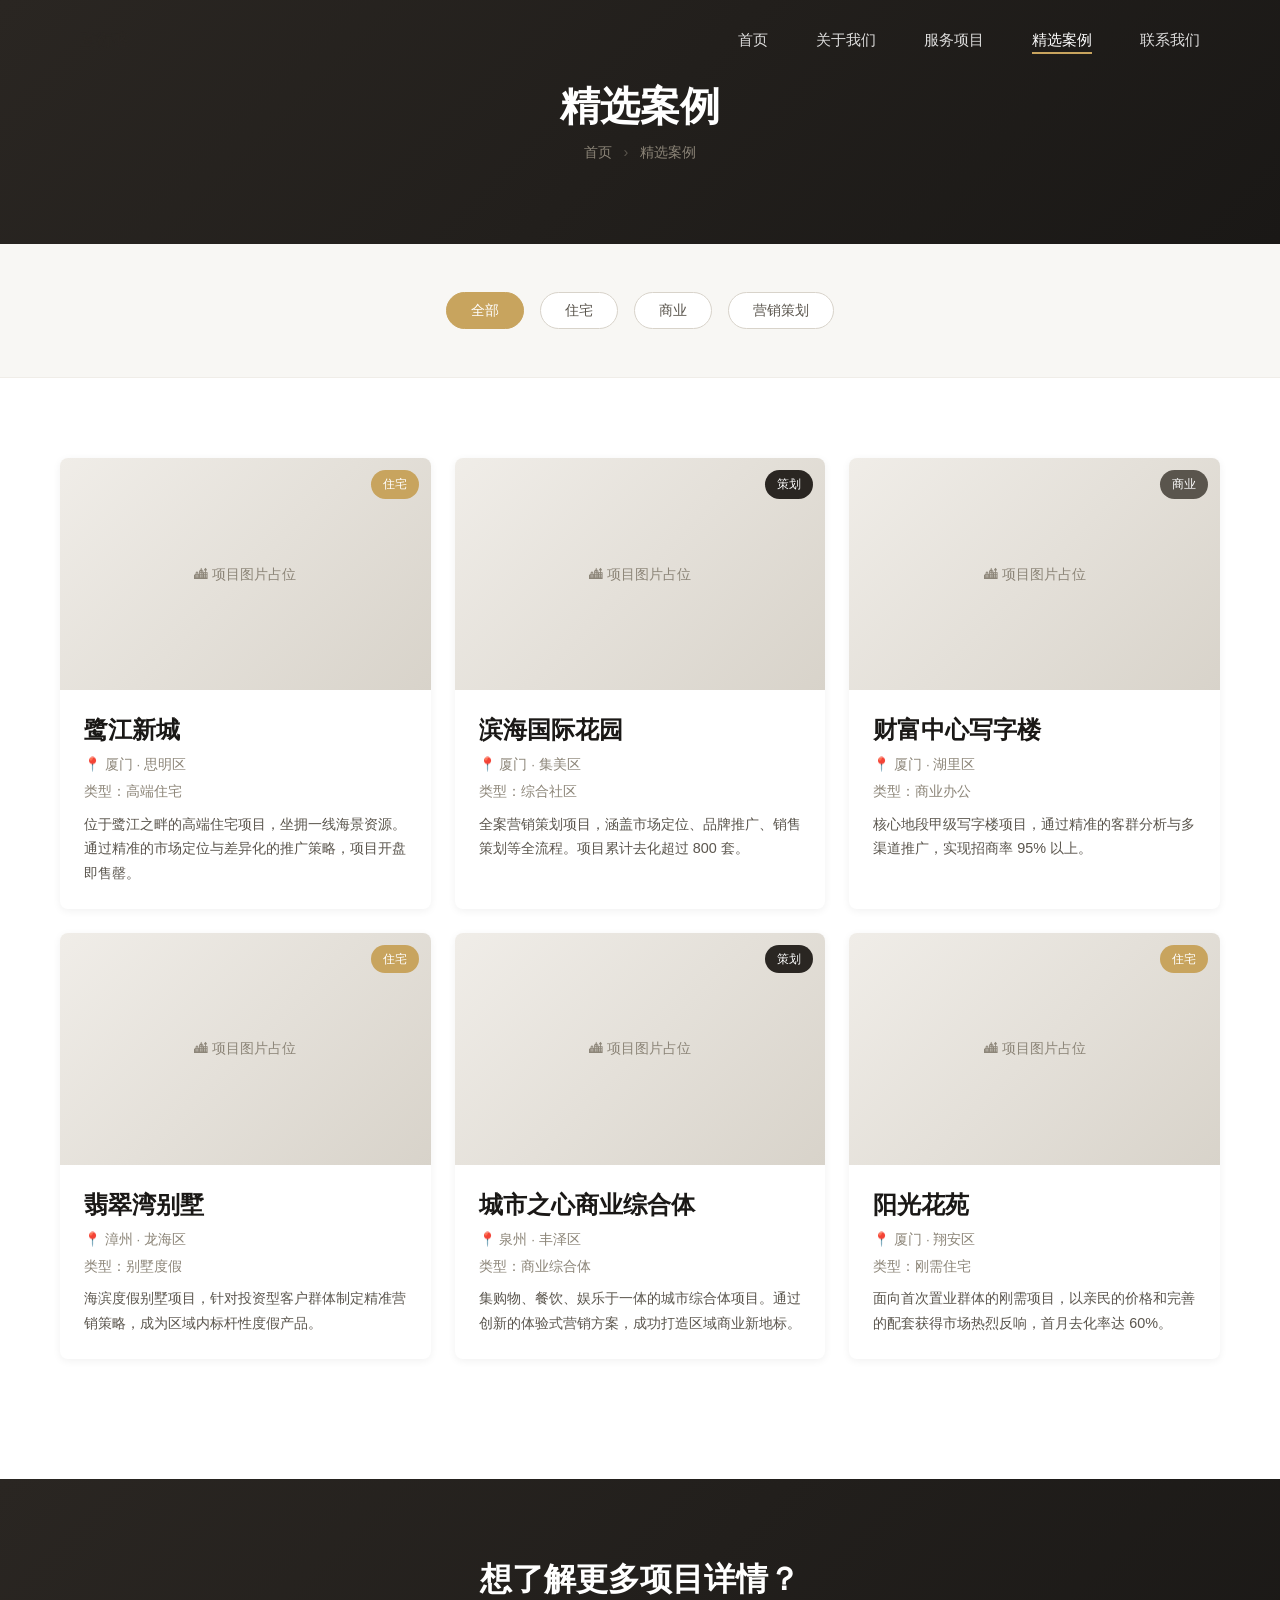
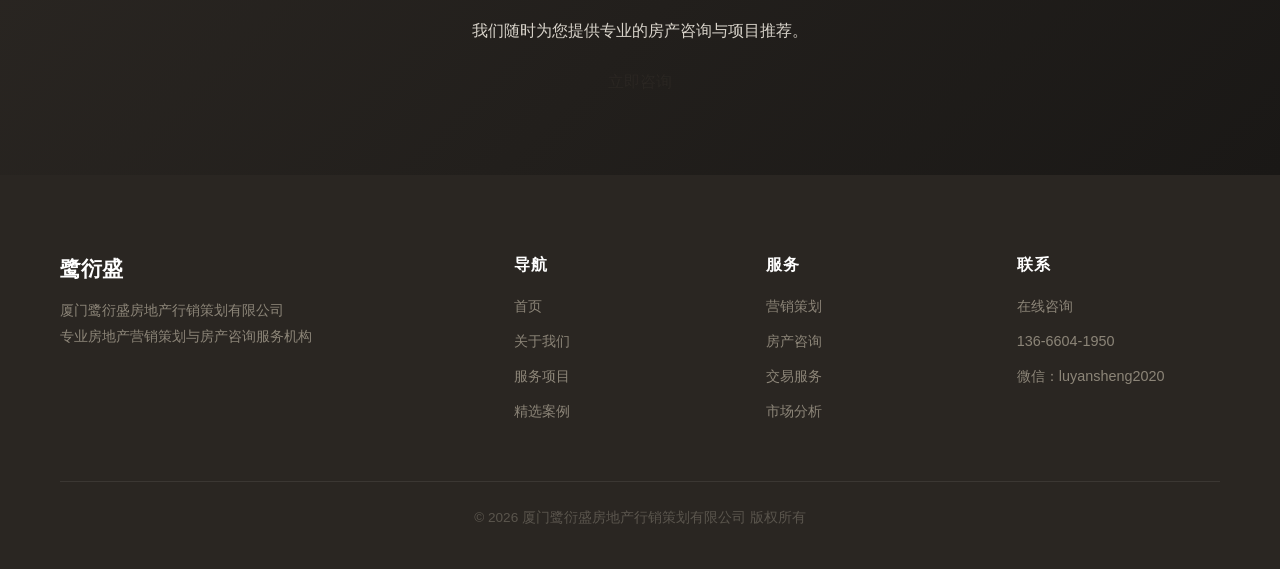
<file: properties.html>
﻿<!DOCTYPE html>
<html lang="zh-CN">
<head>
    <meta charset="UTF-8">
    <meta name="viewport" content="width=device-width, initial-scale=1.0">
    <meta name="description" content="鹭衍盛 - 精选案例">
    <title>精选案例 | 鹭衍盛</title>
    <link rel="stylesheet" href="css/style.css">
</head>
<body>

    <!-- ==================== 导航栏 ==================== -->
    <header class="site-header">
        <div class="container">
            <nav class="navbar">
                <a href="index.html" class="logo">
                    <span class="logo-text">鹭衍盛</span>
                </a>
                <ul class="nav-menu">
                    <li><a href="index.html">首页</a></li>
                    <li><a href="about.html">关于我们</a></li>
                    <li><a href="services.html">服务项目</a></li>
                    <li><a href="properties.html" class="active">精选案例</a></li>
                    <li><a href="contact.html">联系我们</a></li>
                </ul>
                <button class="menu-toggle" aria-label="切换菜单">
                    <span></span>
                    <span></span>
                    <span></span>
                </button>
            </nav>
        </div>
    </header>

    <!-- ==================== 页面头部 ==================== -->
    <section class="page-header">
        <div class="container">
            <h1>精选案例</h1>
            <div class="breadcrumb">
                <a href="index.html">首页</a>
                <span class="separator">&rsaquo;</span>
                <span>精选案例</span>
            </div>
        </div>
    </section>

    <!-- ==================== 案例筛选 ==================== -->
    <section class="filter-section">
        <div class="container">
            <div class="filter-tabs fade-in">
                <button class="filter-btn active" data-filter="all">全部</button>
                <button class="filter-btn" data-filter="residential">住宅</button>
                <button class="filter-btn" data-filter="commercial">商业</button>
                <button class="filter-btn" data-filter="marketing">营销策划</button>
            </div>
        </div>
    </section>

    <!-- ==================== 案例列表 ==================== -->
    <section class="properties-section">
        <div class="container">
            <div class="properties-grid">

                <!-- 案例 1 -->
                <div class="property-card fade-in" data-category="residential">
                    <div class="property-image">
                        <div class="placeholder-img">
                            <span>&#127961; 项目图片占位</span>
                        </div>
                        <span class="property-tag">住宅</span>
                    </div>
                    <div class="property-body">
                        <h3>鹭江新城</h3>
                        <p class="property-location">&#128205; 厦门 &middot; 思明区</p>
                        <p class="property-type">类型：高端住宅</p>
                        <p class="property-desc">位于鹭江之畔的高端住宅项目，坐拥一线海景资源。通过精准的市场定位与差异化的推广策略，项目开盘即售罄。</p>
                    </div>
                </div>

                <!-- 案例 2 -->
                <div class="property-card fade-in" data-category="marketing">
                    <div class="property-image">
                        <div class="placeholder-img">
                            <span>&#127961; 项目图片占位</span>
                        </div>
                        <span class="property-tag marketing-tag">策划</span>
                    </div>
                    <div class="property-body">
                        <h3>滨海国际花园</h3>
                        <p class="property-location">&#128205; 厦门 &middot; 集美区</p>
                        <p class="property-type">类型：综合社区</p>
                        <p class="property-desc">全案营销策划项目，涵盖市场定位、品牌推广、销售策划等全流程。项目累计去化超过 800 套。</p>
                    </div>
                </div>

                <!-- 案例 3 -->
                <div class="property-card fade-in" data-category="commercial">
                    <div class="property-image">
                        <div class="placeholder-img">
                            <span>&#127961; 项目图片占位</span>
                        </div>
                        <span class="property-tag commercial-tag">商业</span>
                    </div>
                    <div class="property-body">
                        <h3>财富中心写字楼</h3>
                        <p class="property-location">&#128205; 厦门 &middot; 湖里区</p>
                        <p class="property-type">类型：商业办公</p>
                        <p class="property-desc">核心地段甲级写字楼项目，通过精准的客群分析与多渠道推广，实现招商率 95% 以上。</p>
                    </div>
                </div>

                <!-- 案例 4 -->
                <div class="property-card fade-in" data-category="residential">
                    <div class="property-image">
                        <div class="placeholder-img">
                            <span>&#127961; 项目图片占位</span>
                        </div>
                        <span class="property-tag">住宅</span>
                    </div>
                    <div class="property-body">
                        <h3>翡翠湾别墅</h3>
                        <p class="property-location">&#128205; 漳州 &middot; 龙海区</p>
                        <p class="property-type">类型：别墅度假</p>
                        <p class="property-desc">海滨度假别墅项目，针对投资型客户群体制定精准营销策略，成为区域内标杆性度假产品。</p>
                    </div>
                </div>

                <!-- 案例 5 -->
                <div class="property-card fade-in" data-category="marketing">
                    <div class="property-image">
                        <div class="placeholder-img">
                            <span>&#127961; 项目图片占位</span>
                        </div>
                        <span class="property-tag marketing-tag">策划</span>
                    </div>
                    <div class="property-body">
                        <h3>城市之心商业综合体</h3>
                        <p class="property-location">&#128205; 泉州 &middot; 丰泽区</p>
                        <p class="property-type">类型：商业综合体</p>
                        <p class="property-desc">集购物、餐饮、娱乐于一体的城市综合体项目。通过创新的体验式营销方案，成功打造区域商业新地标。</p>
                    </div>
                </div>

                <!-- 案例 6 -->
                <div class="property-card fade-in" data-category="residential">
                    <div class="property-image">
                        <div class="placeholder-img">
                            <span>&#127961; 项目图片占位</span>
                        </div>
                        <span class="property-tag">住宅</span>
                    </div>
                    <div class="property-body">
                        <h3>阳光花苑</h3>
                        <p class="property-location">&#128205; 厦门 &middot; 翔安区</p>
                        <p class="property-type">类型：刚需住宅</p>
                        <p class="property-desc">面向首次置业群体的刚需项目，以亲民的价格和完善的配套获得市场热烈反响，首月去化率达 60%。</p>
                    </div>
                </div>

            </div>
        </div>
    </section>

    <!-- ==================== CTA ==================== -->
    <section class="cta-section">
        <div class="container">
            <div class="cta-content fade-in">
                <h2>想了解更多项目详情？</h2>
                <p>我们随时为您提供专业的房产咨询与项目推荐。</p>
                <a href="contact.html" class="btn btn-primary">立即咨询</a>
            </div>
        </div>
    </section>

    <!-- ==================== 页脚 ==================== -->
    <footer class="site-footer">
        <div class="container">
            <div class="footer-grid">
                <div class="footer-brand">
                    <h3>鹭衍盛</h3>
                    <p>厦门鹭衍盛房地产行销策划有限公司<br>专业房地产营销策划与房产咨询服务机构</p>
                </div>
                <div class="footer-links">
                    <h4>导航</h4>
                    <ul>
                        <li><a href="index.html">首页</a></li>
                        <li><a href="about.html">关于我们</a></li>
                        <li><a href="services.html">服务项目</a></li>
                        <li><a href="properties.html">精选案例</a></li>
                    </ul>
                </div>
                <div class="footer-links">
                    <h4>服务</h4>
                    <ul>
                        <li><a href="services.html">营销策划</a></li>
                        <li><a href="services.html">房产咨询</a></li>
                        <li><a href="services.html">交易服务</a></li>
                        <li><a href="services.html">市场分析</a></li>
                    </ul>
                </div>
                <div class="footer-links">
                    <h4>联系</h4>
                    <ul>
                        <li><a href="contact.html">在线咨询</a></li>
                        <li><a href="tel:+865920000000">136-6604-1950</a></li>
                        <li><span style="color: var(--color-gray-400); font-size: 0.9rem;">微信：luyansheng2020</span></li>
                    </ul>
                </div>
            </div>
            <div class="footer-bottom">
                <p>&copy; 2026 厦门鹭衍盛房地产行销策划有限公司 版权所有</p>
            </div>
        </div>
    </footer>

    <script src="js/script.js"></script>

</body>
</html>
</file>
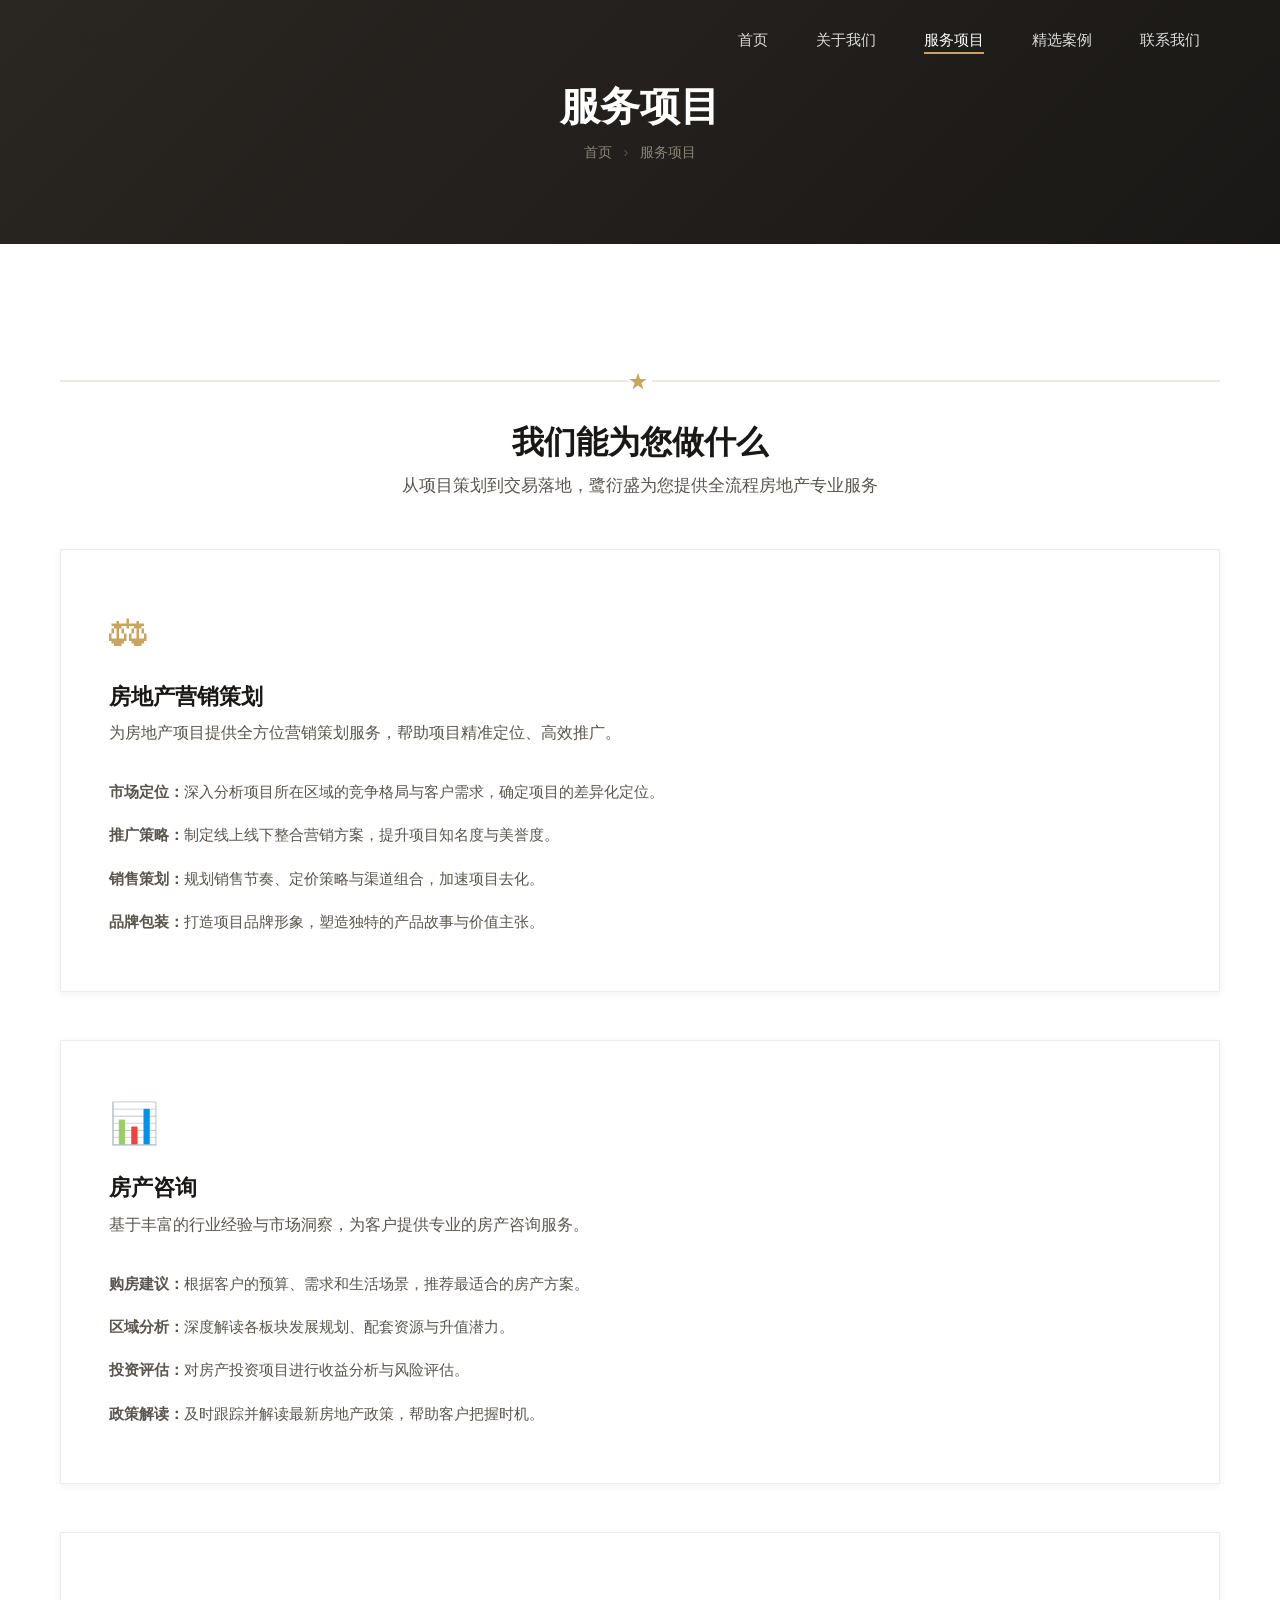
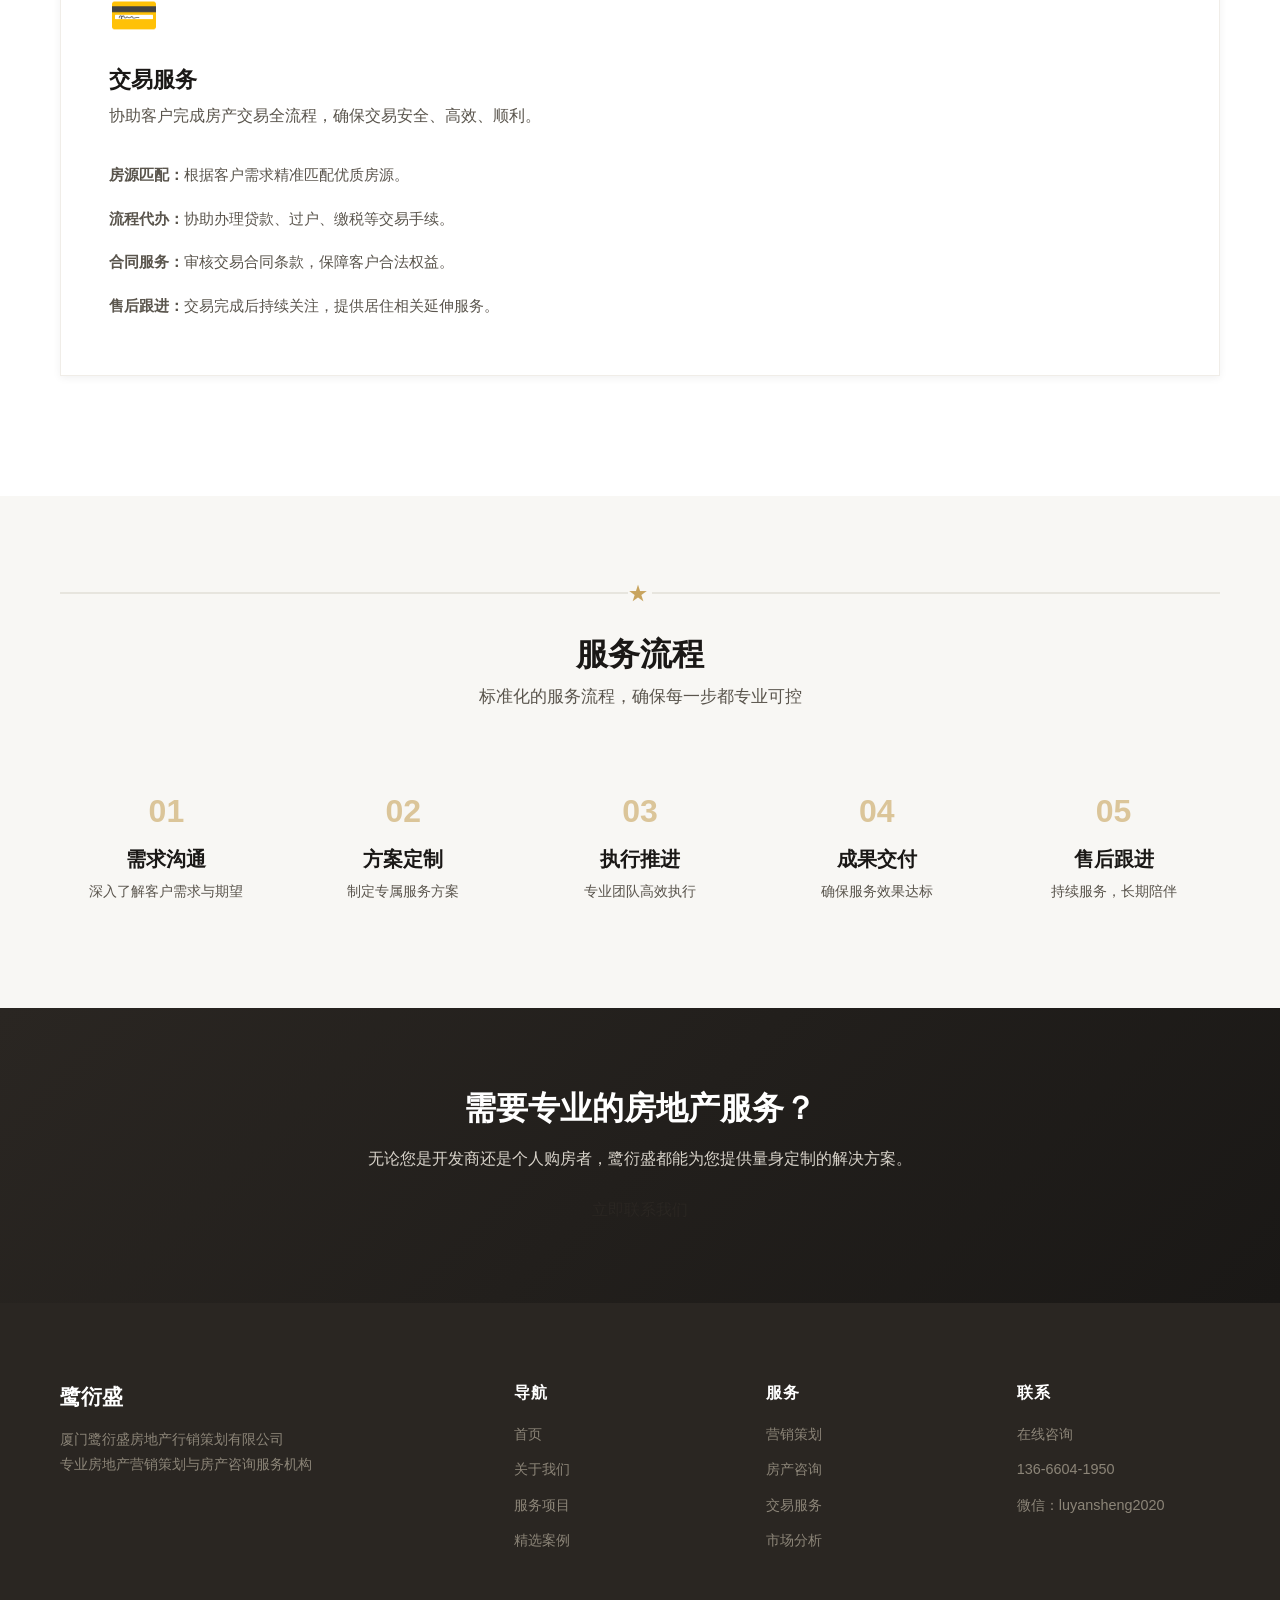
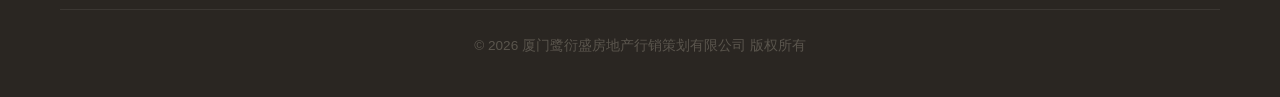
<file: services.html>
﻿<!DOCTYPE html>
<html lang="zh-CN">
<head>
    <meta charset="UTF-8">
    <meta name="viewport" content="width=device-width, initial-scale=1.0">
    <meta name="description" content="鹭衍盛 - 服务项目">
    <title>服务项目 | 鹭衍盛</title>
    <link rel="stylesheet" href="css/style.css">
</head>
<body>

    <!-- ==================== 导航栏 ==================== -->
    <header class="site-header">
        <div class="container">
            <nav class="navbar">
                <a href="index.html" class="logo">
                    <span class="logo-text">鹭衍盛</span>
                </a>
                <ul class="nav-menu">
                    <li><a href="index.html">首页</a></li>
                    <li><a href="about.html">关于我们</a></li>
                    <li><a href="services.html" class="active">服务项目</a></li>
                    <li><a href="properties.html">精选案例</a></li>
                    <li><a href="contact.html">联系我们</a></li>
                </ul>
                <button class="menu-toggle" aria-label="切换菜单">
                    <span></span>
                    <span></span>
                    <span></span>
                </button>
            </nav>
        </div>
    </header>

    <!-- ==================== 页面头部 ==================== -->
    <section class="page-header">
        <div class="container">
            <h1>服务项目</h1>
            <div class="breadcrumb">
                <a href="index.html">首页</a>
                <span class="separator">&rsaquo;</span>
                <span>服务项目</span>
            </div>
        </div>
    </section>

    <!-- ==================== 服务总览 ==================== -->
    <section class="services-overview">
        <div class="container">
            <div class="section-title fade-in">
                <div class="section-divider">
                    <span class="divider-icon">&#9733;</span>
                </div>
                <h2>我们能为您做什么</h2>
                <p>从项目策划到交易落地，鹭衍盛为您提供全流程房地产专业服务</p>
            </div>

            <div class="services-main-grid">
                <!-- 服务 1：房地产营销策划 -->
                <div class="service-card-large fade-in">
                    <div class="service-icon-wrapper">
                        <span class="service-icon">&#9878;</span>
                    </div>
                    <h3>房地产营销策划</h3>
                    <p class="service-desc">为房地产项目提供全方位营销策划服务，帮助项目精准定位、高效推广。</p>
                    <ul class="service-details">
                        <li><strong>市场定位：</strong>深入分析项目所在区域的竞争格局与客户需求，确定项目的差异化定位。</li>
                        <li><strong>推广策略：</strong>制定线上线下整合营销方案，提升项目知名度与美誉度。</li>
                        <li><strong>销售策划：</strong>规划销售节奏、定价策略与渠道组合，加速项目去化。</li>
                        <li><strong>品牌包装：</strong>打造项目品牌形象，塑造独特的产品故事与价值主张。</li>
                    </ul>
                </div>

                <!-- 服务 2：房产咨询 -->
                <div class="service-card-large fade-in">
                    <div class="service-icon-wrapper">
                        <span class="service-icon">&#128202;</span>
                    </div>
                    <h3>房产咨询</h3>
                    <p class="service-desc">基于丰富的行业经验与市场洞察，为客户提供专业的房产咨询服务。</p>
                    <ul class="service-details">
                        <li><strong>购房建议：</strong>根据客户的预算、需求和生活场景，推荐最适合的房产方案。</li>
                        <li><strong>区域分析：</strong>深度解读各板块发展规划、配套资源与升值潜力。</li>
                        <li><strong>投资评估：</strong>对房产投资项目进行收益分析与风险评估。</li>
                        <li><strong>政策解读：</strong>及时跟踪并解读最新房地产政策，帮助客户把握时机。</li>
                    </ul>
                </div>

                <!-- 服务 3：交易服务 -->
                <div class="service-card-large fade-in">
                    <div class="service-icon-wrapper">
                        <span class="service-icon">&#128179;</span>
                    </div>
                    <h3>交易服务</h3>
                    <p class="service-desc">协助客户完成房产交易全流程，确保交易安全、高效、顺利。</p>
                    <ul class="service-details">
                        <li><strong>房源匹配：</strong>根据客户需求精准匹配优质房源。</li>
                        <li><strong>流程代办：</strong>协助办理贷款、过户、缴税等交易手续。</li>
                        <li><strong>合同服务：</strong>审核交易合同条款，保障客户合法权益。</li>
                        <li><strong>售后跟进：</strong>交易完成后持续关注，提供居住相关延伸服务。</li>
                    </ul>
                </div>
            </div>
        </div>
    </section>

    <!-- ==================== 服务流程 ==================== -->
    <section class="process-section">
        <div class="container">
            <div class="section-title fade-in">
                <div class="section-divider">
                    <span class="divider-icon">&#9733;</span>
                </div>
                <h2>服务流程</h2>
                <p>标准化的服务流程，确保每一步都专业可控</p>
            </div>
            <div class="process-steps">
                <div class="process-step fade-in">
                    <div class="step-number">01</div>
                    <h4>需求沟通</h4>
                    <p>深入了解客户需求与期望</p>
                </div>
                <div class="process-step fade-in">
                    <div class="step-number">02</div>
                    <h4>方案定制</h4>
                    <p>制定专属服务方案</p>
                </div>
                <div class="process-step fade-in">
                    <div class="step-number">03</div>
                    <h4>执行推进</h4>
                    <p>专业团队高效执行</p>
                </div>
                <div class="process-step fade-in">
                    <div class="step-number">04</div>
                    <h4>成果交付</h4>
                    <p>确保服务效果达标</p>
                </div>
                <div class="process-step fade-in">
                    <div class="step-number">05</div>
                    <h4>售后跟进</h4>
                    <p>持续服务，长期陪伴</p>
                </div>
            </div>
        </div>
    </section>

    <!-- ==================== CTA ==================== -->
    <section class="cta-section">
        <div class="container">
            <div class="cta-content fade-in">
                <h2>需要专业的房地产服务？</h2>
                <p>无论您是开发商还是个人购房者，鹭衍盛都能为您提供量身定制的解决方案。</p>
                <a href="contact.html" class="btn btn-primary">立即联系我们</a>
            </div>
        </div>
    </section>

    <!-- ==================== 页脚 ==================== -->
    <footer class="site-footer">
        <div class="container">
            <div class="footer-grid">
                <div class="footer-brand">
                    <h3>鹭衍盛</h3>
                    <p>厦门鹭衍盛房地产行销策划有限公司<br>专业房地产营销策划与房产咨询服务机构</p>
                </div>
                <div class="footer-links">
                    <h4>导航</h4>
                    <ul>
                        <li><a href="index.html">首页</a></li>
                        <li><a href="about.html">关于我们</a></li>
                        <li><a href="services.html">服务项目</a></li>
                        <li><a href="properties.html">精选案例</a></li>
                    </ul>
                </div>
                <div class="footer-links">
                    <h4>服务</h4>
                    <ul>
                        <li><a href="services.html">营销策划</a></li>
                        <li><a href="services.html">房产咨询</a></li>
                        <li><a href="services.html">交易服务</a></li>
                        <li><a href="services.html">市场分析</a></li>
                    </ul>
                </div>
                <div class="footer-links">
                    <h4>联系</h4>
                    <ul>
                        <li><a href="contact.html">在线咨询</a></li>
                        <li><a href="tel:+865920000000">136-6604-1950</a></li>
                        <li><span style="color: var(--color-gray-400); font-size: 0.9rem;">微信：luyansheng2020</span></li>
                    </ul>
                </div>
            </div>
            <div class="footer-bottom">
                <p>&copy; 2026 厦门鹭衍盛房地产行销策划有限公司 版权所有</p>
            </div>
        </div>
    </footer>

    <script src="js/script.js"></script>

</body>
</html>
</file>
<file: css/style.css>
﻿/* ============================================
   鹭衍盛 - 全局样式表
   ============================================ */

:root {
    --color-gold: #C8A45E;
    --color-gold-light: #D4B56A;
    --color-gold-dark: #B08D45;
    --color-white: #FFFFFF;
    --color-light: #F8F7F4;
    --color-gray-100: #F0EDE8;
    --color-gray-200: #D8D3CA;
    --color-gray-400: #8C8578;
    --color-gray-600: #5A554D;
    --color-dark: #2A2622;
    --color-black: #1A1816;
    --font-heading: "PingFang SC", "Microsoft YaHei", "Noto Sans SC", sans-serif;
    --font-body: "PingFang SC", "Microsoft YaHei", "Noto Sans SC", sans-serif;
    --spacing-xs: 8px;
    --spacing-sm: 16px;
    --spacing-md: 24px;
    --spacing-lg: 48px;
    --spacing-xl: 80px;
    --spacing-2xl: 120px;
    --container-max: 1200px;
    --container-padding: 20px;
    --transition-fast: 0.2s ease;
    --transition-normal: 0.3s ease;
    --shadow-sm: 0 2px 8px rgba(0, 0, 0, 0.06);
    --shadow-md: 0 4px 20px rgba(0, 0, 0, 0.08);
    --shadow-lg: 0 8px 40px rgba(0, 0, 0, 0.12);
    --radius-sm: 4px;
    --radius-md: 8px;
}

*, *::before, *::after { margin: 0; padding: 0; box-sizing: border-box; }
html { scroll-behavior: smooth; font-size: 16px; }
body {
    font-family: var(--font-body); color: var(--color-dark);
    background-color: var(--color-white); line-height: 1.7;
    -webkit-font-smoothing: antialiased;
}
.hero { margin-top: -80px; }
a { text-decoration: none; color: inherit; transition: color var(--transition-normal); }
ul, ol { list-style: none; }
img { max-width: 100%; height: auto; display: block; }
button, input, textarea, select {
    font-family: inherit; font-size: inherit; border: none; outline: none;
}
button { cursor: pointer; background: none; }
.container { max-width: var(--container-max); margin: 0 auto; padding: 0 var(--container-padding); }

h1, h2, h3, h4, h5, h6 {
    font-family: var(--font-heading); font-weight: 600; line-height: 1.3; color: var(--color-black);
}
h1 { font-size: 2.5rem; } h2 { font-size: 2rem; } h3 { font-size: 1.5rem; } h4 { font-size: 1.25rem; }
p { margin-bottom: var(--spacing-sm); color: var(--color-gray-600); }

/* === 导航栏 === */
.site-header {
    position: fixed; top: 0; left: 0; right: 0; z-index: 1000;
    background-color: transparent;
    transition: background-color var(--transition-normal), box-shadow var(--transition-normal);
}
.site-header.scrolled {
    background-color: rgba(255,255,255,0.97);
    box-shadow: 0 2px 20px rgba(0,0,0,0.08);
}
.navbar {
    display: flex; align-items: center; justify-content: space-between;
    padding: 0 var(--container-padding); height: 80px;
    transition: height var(--transition-normal);
}
.site-header.scrolled .navbar { height: 68px; }

.logo { display: flex; align-items: baseline; gap: 10px; }
.logo-zh {
    font-size: 1.5rem; font-weight: 700; color: var(--color-white);
    letter-spacing: 4px; transition: color var(--transition-normal);
}
.logo-en {
    font-size: 0.6rem; letter-spacing: 3px; color: rgba(255,255,255,0.7);
    transition: color var(--transition-normal);
}
.site-header.scrolled .logo-zh { color: var(--color-dark); }
.site-header.scrolled .logo-en { color: var(--color-gray-400); }

.nav-menu { display: flex; align-items: center; gap: var(--spacing-lg); }
.nav-menu li a {
    font-size: 0.95rem; color: rgba(255,255,255,0.85);
    position: relative; padding: 4px 0; transition: color var(--transition-normal);
}
.nav-menu li a::after {
    content: ''; position: absolute; bottom: -2px; left: 0;
    width: 0; height: 2px; background-color: var(--color-gold);
    transition: width var(--transition-normal);
}
.nav-menu li a:hover, .nav-menu li a.active { color: var(--color-white); }
.nav-menu li a:hover::after, .nav-menu li a.active::after { width: 100%; }
.site-header.scrolled .nav-menu li a { color: var(--color-gray-600); }
.site-header.scrolled .nav-menu li a:hover,
.site-header.scrolled .nav-menu li a.active { color: var(--color-dark); }

.consult-btn {
    display: flex; align-items: center; gap: 8px; padding: 10px 24px;
    background-color: var(--color-gold); color: var(--color-white);
    border-radius: 24px; font-size: 0.9rem; font-weight: 500;
    transition: all var(--transition-normal);
}
.consult-btn:hover { background-color: var(--color-gold-dark); transform: translateY(-1px); }

.menu-toggle { display: none; flex-direction: column; gap: 5px; padding: 8px; }
.menu-toggle span {
    display: block; width: 24px; height: 2px;
    background-color: var(--color-white); transition: all var(--transition-normal);
}
.site-header.scrolled .menu-toggle span { background-color: var(--color-dark); }

/* === Hero === */
.hero {
    position: relative; height: 100vh; min-height: 680px;
    display: flex; flex-direction: column; justify-content: center; overflow: hidden;
}
.first {
    position: absolute; inset: 0; background-size: cover;
    background-position: center; background-repeat: no-repeat;
}
.hero-overlay {
    position: absolute; inset: 0;
    background: linear-gradient(to right,
        rgba(26,24,22,0.55) 0%, rgba(26,24,22,0.2) 40%,
        rgba(26,24,22,0.05) 60%, rgba(26,24,22,0.35) 100%);
}
.hero-content {
    position: relative; z-index: 2; padding-top: 80px; max-width: 700px;
}
.hero-title { margin-bottom: var(--spacing-md); }
.title-line {
    display: block; font-size: 3.2rem; font-weight: 700;
    color: var(--color-white); line-height: 1.3; letter-spacing: 2px;
}
.hero-subtitle {
    font-size: 1.15rem; color: rgba(255,255,255,0.85);
    margin-bottom: var(--spacing-lg); letter-spacing: 1px;
}
.hero-subtitle::after {
    content: ''; display: block; width: 60px; height: 2px;
    background-color: var(--color-gold); margin-top: var(--spacing-sm);
}
.hero-actions { display: flex; gap: var(--spacing-sm); flex-wrap: wrap; }

.btn-hero {
    display: inline-flex; align-items: center; justify-content: center;
    padding: 14px 36px; font-size: 0.95rem; font-weight: 500;
    letter-spacing: 1px; border-radius: 4px;
    transition: all var(--transition-normal); white-space: nowrap;
}
.btn-gold { background-color: var(--color-gold); color: var(--color-white); }
.btn-gold:hover {
    background-color: var(--color-gold-dark); transform: translateY(-2px);
    box-shadow: 0 4px 20px rgba(200,164,94,0.4);
}
.btn-outline-white {
    background-color: transparent; color: var(--color-white);
    border: 1.5px solid rgba(255,255,255,0.6);
}
.btn-outline-white:hover { background-color: var(--color-white); color: var(--color-dark); border-color: var(--color-white); }
.btn-outline-gold {
    background-color: transparent; color: var(--color-gold);
    border: 1.5px solid var(--color-gold); padding: 12px 30px; font-size: 0.9rem;
}
.btn-outline-gold:hover { background-color: var(--color-gold); color: var(--color-white); }

/* === Hero 底部优势条 === */
.hero-advantages-bar {
    position: absolute; bottom: 0; left: 0; right: 0; z-index: 3;
}
.advantages-bar-inner {
    display: flex; justify-content: space-around; align-items: center;
    padding: 28px 20px; background: rgba(26,24,22,0.75);
    backdrop-filter: blur(12px);
    border-top: 1px solid rgba(200,164,94,0.2);
}
.adv-bar-item { display: flex; align-items: center; gap: 14px; }
.adv-bar-icon {
    flex-shrink: 0; width: 48px; height: 48px; display: flex;
    align-items: center; justify-content: center;
    border: 1px solid rgba(200,164,94,0.3); border-radius: 50%;
}
.adv-bar-text h4 { color: var(--color-white); font-size: 0.95rem; font-weight: 600; margin-bottom: 2px; }
.adv-bar-text p { color: rgba(255,255,255,0.6); font-size: 0.8rem; margin-bottom: 0; }

/* === 通用区块 === */
.section-about, .section-services, .section-cases, .section-contact {
    padding: var(--spacing-2xl) 0;
}
.section-about { background-color: var(--color-white); }
.section-services { background-color: var(--color-light); }
.section-cases { background-color: var(--color-white); }
.section-contact { background-color: var(--color-light); }

.section-title { text-align: center; margin-bottom: var(--spacing-lg); }

/* 分割线 - 扩展到区块全宽 */
.section-divider {
    display: flex; align-items: center; justify-content: center;
    gap: var(--spacing-sm); margin-bottom: var(--spacing-md);
    position: relative; padding: 0 var(--container-padding);
}
.section-divider::before, .section-divider::after {
    content: ''; height: 1px;
    background-color: var(--color-gray-200);
    position: absolute; top: 50%; transform: translateY(-50%);
}
.section-divider::before { left: 0; width: calc(50% - 12px); }
.section-divider::after { right: 0; width: calc(50% - 12px); }
.divider-icon { color: var(--color-gold); font-size: 1.25rem; letter-spacing: 4px; }

.section-title h2 { margin-bottom: var(--spacing-xs); }
.section-title p { font-size: 1.05rem; max-width: 600px; margin: 0 auto; }

/* 关于我们 */
.about-split {
    display: grid; grid-template-columns: 1fr 1fr;
    gap: var(--spacing-xl); align-items: center; margin-bottom: var(--spacing-xl);
}
.about-split-text h3 { margin-bottom: var(--spacing-md); }

/* 负责人 */
.leader-inline {
    display: grid; grid-template-columns: 1fr 120px;
    gap: var(--spacing-lg);
    background: var(--color-white);
    border: 1px solid var(--color-gray-100);
    border-radius: var(--radius-md);
    padding: var(--spacing-lg);
    box-shadow: var(--shadow-sm);
}
.leader-info-inline h3 { margin-bottom: 4px; }
.leader-role {
    font-size: 0.95rem; color: var(--color-gold);
    font-weight: 500; margin-bottom: var(--spacing-md);
}
.leader-header-row {
    display: flex; align-items: center; gap: var(--spacing-md);
    margin-bottom: var(--spacing-sm);
}
.leader-photo-inline {
    width: 100px; height: 100px; border-radius: 50%;
    object-fit: cover; border: 2px solid var(--color-gold);
    box-shadow: 0 4px 20px rgba(0,0,0,0.1); flex-shrink: 0;
}

/* 服务项目 */
.services-inline-grid {
    display: grid; grid-template-columns: repeat(3, 1fr); gap: var(--spacing-md);
}
.service-inline-card {
    background: var(--color-white); padding: var(--spacing-lg);
    border-radius: var(--radius-md); box-shadow: var(--shadow-sm);
    transition: all var(--transition-normal);
}
.service-inline-card:hover { box-shadow: var(--shadow-lg); transform: translateY(-4px); }
.service-inline-icon { font-size: 2.5rem; color: var(--color-gold); margin-bottom: var(--spacing-sm); }
.service-inline-card h3 { margin-bottom: var(--spacing-xs); }
.service-inline-card ul { margin-top: var(--spacing-sm); }
.service-inline-card ul li {
    padding: 4px 0; font-size: 0.9rem; color: var(--color-gray-600); line-height: 1.7;
}

/* 案例 */
.cases-grid {
    display: grid; grid-template-columns: repeat(3, 1fr);
    gap: var(--spacing-md); margin-bottom: var(--spacing-lg);
}
.case-card {
    border-radius: var(--radius-md); overflow: hidden;
    box-shadow: var(--shadow-sm); transition: all var(--transition-normal);
}
.case-card:hover { transform: translateY(-4px); box-shadow: var(--shadow-lg); }
.case-img { position: relative; }
.case-img .placeholder-img { aspect-ratio: 16/10; }
.property-tag {
    position: absolute; top: 12px; right: 12px; padding: 4px 12px;
    font-size: 0.75rem; background-color: var(--color-gold);
    color: var(--color-white); border-radius: 20px;
}
.marketing-tag { background-color: var(--color-dark); }
.commercial-tag { background-color: var(--color-gray-600); }
.case-body { padding: var(--spacing-md); }
.case-body h4 { margin-bottom: var(--spacing-xs); }
.case-loc { font-size: 0.8rem; color: var(--color-gray-400); margin-bottom: var(--spacing-xs); }
.case-body p { font-size: 0.9rem; margin-bottom: 0; }

/* 联系我们 */
.contact-split {
    display: grid; grid-template-columns: 1fr 1fr; gap: var(--spacing-xl);
}
.contact-info-inline h3, .contact-form-inline h3 { margin-bottom: var(--spacing-md); }
.contact-item {
    display: flex; gap: var(--spacing-sm);
    margin-bottom: var(--spacing-md); align-items: flex-start;
}
.contact-icon {
    font-size: 1.5rem; color: var(--color-gold); flex-shrink: 0;
    width: 40px; height: 40px; display: flex; align-items: center;
    justify-content: center; background-color: var(--color-light); border-radius: 50%;
}
.contact-item h4 { font-size: 0.95rem; margin-bottom: 2px; }
.contact-item p { font-size: 0.9rem; margin-bottom: 0; }
.contact-item a:hover { color: var(--color-gold); }
.contact-form-inline {
    background: var(--color-white); padding: var(--spacing-lg);
    border-radius: var(--radius-md); box-shadow: var(--shadow-sm);
}
.form-group { margin-bottom: var(--spacing-md); }
.form-group label {
    display: block; font-size: 0.9rem; font-weight: 500;
    margin-bottom: var(--spacing-xs); color: var(--color-dark);
}
.required { color: #e74c3c; }
.form-group input, .form-group select, .form-group textarea {
    width: 100%; padding: 12px 16px; background: var(--color-light);
    border: 1px solid var(--color-gray-200); border-radius: var(--radius-sm);
    font-size: 0.95rem; color: var(--color-dark);
    transition: border-color var(--transition-normal);
}
.form-group input:focus, .form-group select:focus, .form-group textarea:focus {
    border-color: var(--color-gold);
}
.form-group textarea { resize: vertical; }

/* === 数据统计 === */
.stats {
    padding: var(--spacing-xl) 0;
    background: linear-gradient(135deg, var(--color-dark) 0%, var(--color-black) 100%);
}
.stats-grid {
    display: grid; grid-template-columns: repeat(4, 1fr);
    gap: var(--spacing-md); text-align: center;
}
.stat-number { font-size: 2.8rem; font-weight: 700; color: var(--color-gold); margin-bottom: var(--spacing-xs); }
.stat-unit { font-size: 1.5rem; font-weight: 600; }
.stat-label { font-size: 0.95rem; color: var(--color-gray-200); }

/* === 页面头部（子页面） === */
.page-header {
    background: linear-gradient(135deg, var(--color-dark) 0%, var(--color-black) 100%);
    color: var(--color-white); padding: var(--spacing-xl) 0; text-align: center;
}
.page-header h1 { color: var(--color-white); margin-bottom: var(--spacing-xs); }
.breadcrumb { font-size: 0.9rem; color: var(--color-gray-400); }
.breadcrumb a:hover { color: var(--color-gold); }
.breadcrumb .separator { margin: 0 var(--spacing-xs); color: var(--color-gray-600); }

/* === 关于我们（子页面） === */
.company-intro { padding: var(--spacing-2xl) 0; }
.company-intro-grid {
    display: grid; grid-template-columns: 1fr 1fr;
    gap: var(--spacing-xl); align-items: center;
}
.company-intro-text h2 { margin-bottom: var(--spacing-md); }
.leader-section {
    padding: var(--spacing-xl) 0 var(--spacing-2xl);
    background-color: var(--color-light);
}
.leader-card {
    display: grid; grid-template-columns: 280px 1fr; gap: var(--spacing-xl);
    background: var(--color-white); border-radius: var(--radius-lg);
    overflow: hidden; box-shadow: var(--shadow-md);
}
.leader-avatar {
    padding: var(--spacing-lg); display: flex;
    align-items: center; justify-content: center;
    background-color: var(--color-gray-100);
}
.leader-info { padding: var(--spacing-lg); }
.leader-info h3 { font-size: 1.5rem; margin-bottom: var(--spacing-xs); }
.leader-title {
    font-size: 0.95rem; color: var(--color-gold);
    font-weight: 500; margin-bottom: var(--spacing-md);
}
.leader-divider { margin-bottom: var(--spacing-md); }
.leader-content h4 {
    font-size: 1.05rem; margin-top: var(--spacing-md);
    margin-bottom: var(--spacing-xs); color: var(--color-dark);
}
.principles-list li {
    padding: var(--spacing-xs) 0; font-size: 0.95rem;
    color: var(--color-gray-600); line-height: 1.8;
}
.values-section { padding: var(--spacing-2xl) 0; }
.values-grid { display: grid; grid-template-columns: repeat(4, 1fr); gap: var(--spacing-md); }
.value-item { text-align: center; padding: var(--spacing-lg) var(--spacing-md); }
.value-icon { font-size: 2.5rem; margin-bottom: var(--spacing-sm); }
.value-item h3 { margin-bottom: var(--spacing-xs); }

/* === 服务页面 === */
.services-overview { padding: var(--spacing-2xl) 0; }
.services-main-grid { display: flex; flex-direction: column; gap: var(--spacing-lg); }
.service-card-large {
    background: var(--color-white); border: 1px solid var(--color-gray-100);
    border-radius: var(--radius-lg); padding: var(--spacing-lg);
    box-shadow: var(--shadow-sm); transition: all var(--transition-normal);
}
.service-card-large:hover { box-shadow: var(--shadow-md); border-color: var(--color-gold-light); }
.service-icon-wrapper { margin-bottom: var(--spacing-sm); }
.service-icon { font-size: 2.5rem; color: var(--color-gold); }
.service-card-large h3 { font-size: 1.4rem; margin-bottom: var(--spacing-xs); }
.service-desc { font-size: 1rem; margin-bottom: var(--spacing-md); }
.service-details li {
    padding: var(--spacing-xs) 0; font-size: 0.95rem;
    color: var(--color-gray-600); line-height: 1.8;
}
.process-section { padding: var(--spacing-xl) 0; background-color: var(--color-light); }
.process-steps { display: grid; grid-template-columns: repeat(5, 1fr); gap: var(--spacing-md); }
.process-step { text-align: center; padding: var(--spacing-md); }
.step-number {
    font-size: 2rem; font-weight: 700; color: var(--color-gold);
    margin-bottom: var(--spacing-xs); opacity: 0.6;
}
.process-step h4 { margin-bottom: var(--spacing-xs); }
.process-step p { font-size: 0.85rem; margin-bottom: 0; }
.cta-section {
    padding: var(--spacing-xl) 0;
    background: linear-gradient(135deg, var(--color-dark) 0%, var(--color-black) 100%);
    text-align: center;
}
.cta-content h2 { color: var(--color-white); margin-bottom: var(--spacing-sm); }
.cta-content p { color: var(--color-gray-200); margin-bottom: var(--spacing-md); }

/* === 案例/房源页面 === */
.filter-section {
    padding: var(--spacing-lg) 0; background-color: var(--color-light);
    border-bottom: 1px solid var(--color-gray-100);
}
.filter-tabs { display: flex; justify-content: center; gap: var(--spacing-sm); flex-wrap: wrap; }
.filter-btn {
    padding: 8px 24px; font-size: 0.9rem; color: var(--color-gray-600);
    border: 1px solid var(--color-gray-200); border-radius: 20px;
    background: var(--color-white); transition: all var(--transition-normal);
}
.filter-btn:hover, .filter-btn.active {
    background-color: var(--color-gold); color: var(--color-white); border-color: var(--color-gold);
}
.properties-section { padding: var(--spacing-xl) 0 var(--spacing-2xl); }
.properties-grid { display: grid; grid-template-columns: repeat(3, 1fr); gap: var(--spacing-md); }
.property-card {
    border-radius: var(--radius-md); overflow: hidden;
    box-shadow: var(--shadow-sm); transition: all var(--transition-normal);
}
.property-card:hover { transform: translateY(-4px); box-shadow: var(--shadow-lg); }
.property-image { position: relative; }
.property-body { padding: var(--spacing-md); }
.property-body h3 { margin-bottom: var(--spacing-xs); }
.property-location { font-size: 0.85rem; color: var(--color-gray-400); margin-bottom: 4px; }
.property-type { font-size: 0.85rem; color: var(--color-gray-400); margin-bottom: var(--spacing-xs); }
.property-desc { font-size: 0.9rem; margin-bottom: 0; }

/* === 通用 === */
.placeholder-img {
    width: 100%; aspect-ratio: 16/10;
    background: linear-gradient(135deg, var(--color-gray-100) 0%, var(--color-gray-200) 100%);
    display: flex; align-items: center; justify-content: center;
    color: var(--color-gray-400); font-size: 0.85rem;
}
.leader-photo {
    width: 120px; height: 120px; border-radius: 50%;
    object-fit: cover; border: 2px solid var(--color-gold);
    box-shadow: 0 4px 20px rgba(0,0,0,0.1);
}

/* 页脚 */
.site-footer {
    background-color: var(--color-dark); color: var(--color-gray-200);
    padding: var(--spacing-xl) 0 var(--spacing-md);
}
.footer-grid {
    display: grid; grid-template-columns: 2fr 1fr 1fr 1fr;
    gap: var(--spacing-lg); margin-bottom: var(--spacing-lg);
}
.footer-brand h3 { color: var(--color-white); font-size: 1.3rem; margin-bottom: var(--spacing-sm); }
.footer-brand p { color: var(--color-gray-400); font-size: 0.9rem; line-height: 1.8; }
.footer-links h4 {
    color: var(--color-white); font-size: 1rem;
    margin-bottom: var(--spacing-sm); letter-spacing: 1px;
}
.footer-links ul li { margin-bottom: var(--spacing-xs); }
.footer-links ul li a { color: var(--color-gray-400); font-size: 0.9rem; }
.footer-links ul li a:hover { color: var(--color-gold); }
.footer-bottom {
    border-top: 1px solid rgba(255,255,255,0.08);
    padding-top: var(--spacing-md); text-align: center;
    font-size: 0.85rem; color: var(--color-gray-400);
}

/* 动画 */
.fade-in {
    opacity: 0; transform: translateY(20px);
    transition: opacity 0.6s ease, transform 0.6s ease;
}
.fade-in.visible { opacity: 1; transform: translateY(0); }

/* 导航隐藏（首页滚动过 Hero 后） */
.nav-menu.hidden-on-scroll {
    display: none !important;
}
.consult-btn.hidden-on-scroll {
    display: none !important;
}

/* 导航菜单弹出样式（桌面端点击汉堡菜单） */
.nav-menu.active {
    display: flex !important;
    position: absolute;
    top: 80px;
    left: 0;
    right: 0;
    background: var(--color-white);
    flex-direction: column;
    padding: var(--spacing-md);
    box-shadow: var(--shadow-md);
    gap: var(--spacing-sm);
}

/* === 响应式 === */
@media (max-width: 1024px) {
    :root { --spacing-xl: 60px; --spacing-2xl: 80px; }
    h1 { font-size: 2.2rem; } h2 { font-size: 1.75rem; }
    .title-line { font-size: 2.5rem; }
    .services-inline-grid { grid-template-columns: repeat(2, 1fr); }
    .cases-grid { grid-template-columns: repeat(2, 1fr); }
    .stats-grid { grid-template-columns: repeat(2, 1fr); }
    .values-grid { grid-template-columns: repeat(2, 1fr); }
    .process-steps { grid-template-columns: repeat(3, 1fr); }
    .footer-grid { grid-template-columns: 1fr 1fr; }
    .leader-inline { grid-template-columns: 1fr; }
    .leader-avatar-inline { padding: var(--spacing-md); }
}

@media (max-width: 768px) {
    :root { --spacing-lg: 36px; --spacing-xl: 48px; --spacing-2xl: 64px; }
    h1 { font-size: 1.8rem; } h2 { font-size: 1.5rem; }
    .btn-hero { padding: 12px 28px; font-size: 0.85rem; }
    .menu-toggle { display: flex; }
    .nav-menu {
        display: none; position: absolute; top: 80px; left: 0; right: 0;
        background: var(--color-white); flex-direction: column;
        padding: var(--spacing-md); box-shadow: var(--shadow-md);
        gap: var(--spacing-sm);
    }
    .nav-menu.active { display: flex; }
    .nav-menu li a { color: var(--color-gray-600) !important; }
    .consult-btn { display: none; }
    .hero-content { padding-top: 100px; }
    .title-line { font-size: 2rem; }
    .hero-subtitle { font-size: 1rem; }
    .hero-actions { flex-direction: column; align-items: flex-start; }
    .advantages-bar-inner {
        flex-direction: column; gap: var(--spacing-sm); padding: var(--spacing-md);
    }
    .about-split { grid-template-columns: 1fr; }
    .services-inline-grid { grid-template-columns: 1fr; }
    .cases-grid { grid-template-columns: 1fr; }
    .contact-split { grid-template-columns: 1fr; }
    .stats-grid { grid-template-columns: repeat(2, 1fr); }
    .values-grid { grid-template-columns: 1fr 1fr; }
    .process-steps { grid-template-columns: repeat(2, 1fr); }
    .footer-grid { grid-template-columns: 1fr; }
    .leader-header-row { flex-direction: column; text-align: center; }
}

@media (max-width: 480px) {
    :root { --container-padding: 16px; }
    h1 { font-size: 1.5rem; } h2 { font-size: 1.3rem; }
    .btn-hero { padding: 10px 24px; font-size: 0.8rem; letter-spacing: 0.5px; }
    .title-line { font-size: 1.6rem; }
    .stats-grid { grid-template-columns: 1fr 1fr; }
    .values-grid { grid-template-columns: 1fr; }
    .process-steps { grid-template-columns: 1fr; }
    .stat-number { font-size: 2rem; }
    .contact-form-inline { padding: var(--spacing-md); }
}
</file>
